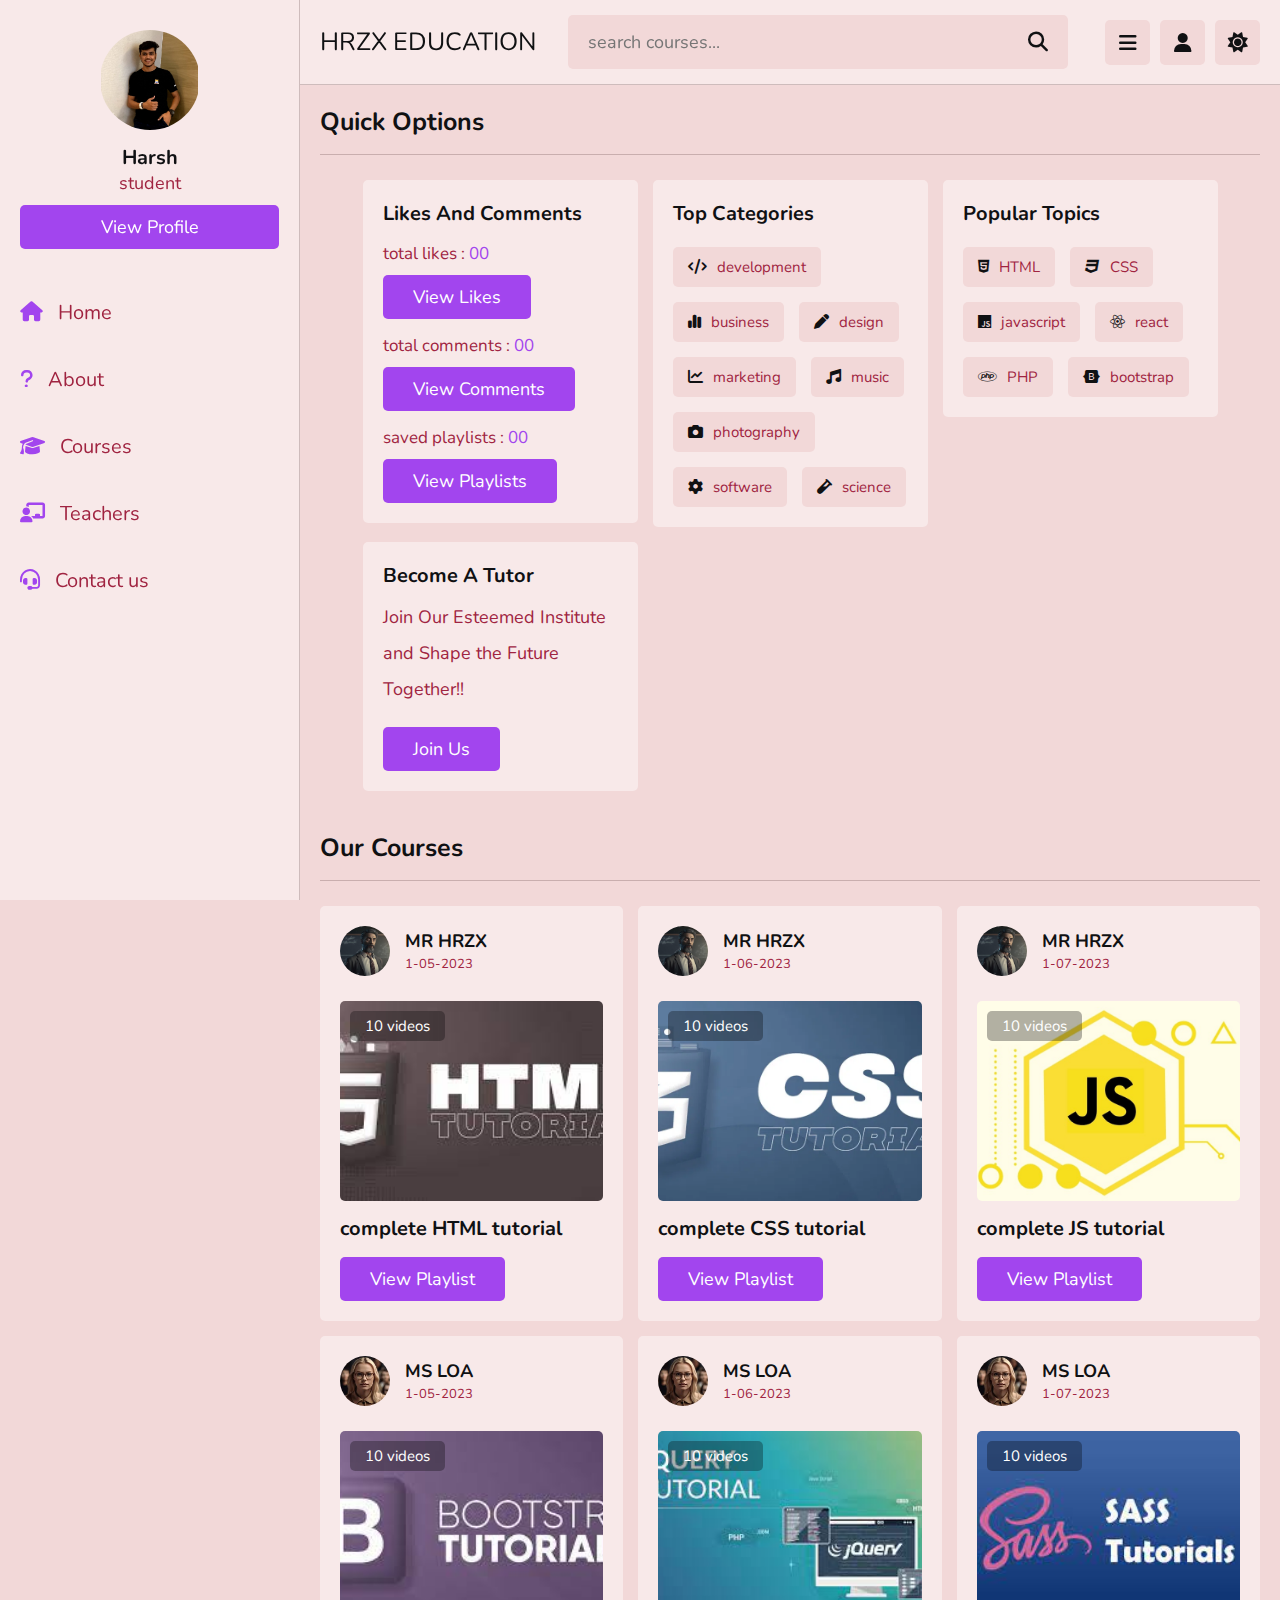
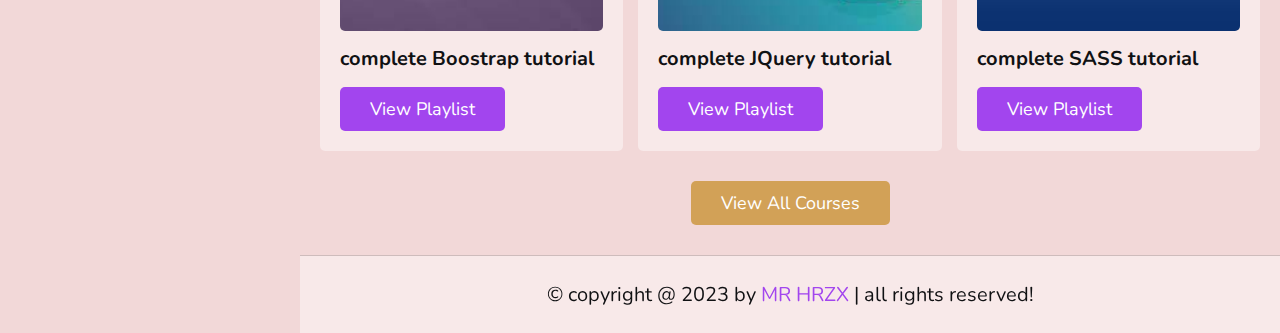
<file: index.html>
<!DOCTYPE html>
<html lang="en">
<head>
   <meta charset="UTF-8">
   <meta http-equiv="X-UA-Compatible" content="IE=edge">
   <meta name="viewport" content="width=device-width, initial-scale=1.0">
   <title>home</title>

   <!-- font awesome cdn link  -->
   <link rel="stylesheet" href="https://cdnjs.cloudflare.com/ajax/libs/font-awesome/6.1.2/css/all.min.css">

   <!-- custom css file link  -->
   <link rel="stylesheet" href="css/style.css">

</head>
<body>

<header class="header">
   
   <section class="flex">

      <a href="index.html" class="logo">HRZX EDUCATION</a>

      <form action="search.html" method="post" class="search-form">
         <input type="text" name="search_box" required placeholder="search courses..." maxlength="100">
         <button type="submit" class="fas fa-search"></button>
      </form>

      <div class="icons">
         <div id="menu-btn" class="fas fa-bars"></div>
         <div id="search-btn" class="fas fa-search"></div>
         <div id="user-btn" class="fas fa-user"></div>
         <div id="toggle-btn" class="fas fa-sun"></div>
      </div>

      <div class="profile">
         <img src="images/HARSH.jpg" class="image" alt="">
         <h3 class="name">Harsh</h3>
         <p class="role">student</p>
         <a href="profile.html" class="btn">view profile</a>
         <div class="flex-btn">
            <a href="login.html" class="option-btn">login</a>
            <a href="register.html" class="option-btn">register</a>
         </div>
      </div>

   </section>

</header>   

<div class="side-bar">

   <div id="close-btn">
      <i class="fas fa-times"></i>
   </div>

   <div class="profile">
      <img src="images/HARSH.jpg" class="image" alt="">
      <h3 class="name">Harsh</h3>
      <p class="role">student</p>
      <a href="profile.html" class="btn">view profile</a>
   </div>

   <nav class="navbar">
      <a href="index.html"><i class="fas fa-home"></i><span>Home</span></a>
      <a href="about.html"><i class="fas fa-question"></i><span>About</span></a>
      <a href="courses.html"><i class="fas fa-graduation-cap"></i><span>Courses</span></a>
      <a href="teachers.html"><i class="fas fa-chalkboard-user"></i><span>Teachers</span></a>
      <a href="contact.html"><i class="fas fa-headset"></i><span>Contact us</span></a>
   </nav>

</div>

<section class="home-grid">

   <h1 class="heading">quick options</h1>

   <div class="box-container">

      <div class="box">
         <h3 class="title">likes and comments</h3>
         <p class="likes">total likes : <span>00</span></p>
         <a href="#" class="inline-btn">view likes</a>
         <p class="likes">total comments : <span>00</span></p>
         <a href="#" class="inline-btn">view comments</a>
         <p class="likes">saved playlists : <span>00</span></p>
         <a href="#" class="inline-btn">view playlists</a>
      </div>

      <div class="box">
         <h3 class="title">top categories</h3>
         <div class="flex">
            <a href="#"><i class="fas fa-code"></i><span>development</span></a>
            <a href="#"><i class="fas fa-chart-simple"></i><span>business</span></a>
            <a href="#"><i class="fas fa-pen"></i><span>design</span></a>
            <a href="#"><i class="fas fa-chart-line"></i><span>marketing</span></a>
            <a href="#"><i class="fas fa-music"></i><span>music</span></a>
            <a href="#"><i class="fas fa-camera"></i><span>photography</span></a>
            <a href="#"><i class="fas fa-cog"></i><span>software</span></a>
            <a href="#"><i class="fas fa-vial"></i><span>science</span></a>
         </div>
      </div>

      <div class="box">
         <h3 class="title">popular topics</h3>
         <div class="flex">
            <a href="#"><i class="fab fa-html5"></i><span>HTML</span></a>
            <a href="#"><i class="fab fa-css3"></i><span>CSS</span></a>
            <a href="#"><i class="fab fa-js"></i><span>javascript</span></a>
            <a href="#"><i class="fab fa-react"></i><span>react</span></a>
            <a href="#"><i class="fab fa-php"></i><span>PHP</span></a>
            <a href="#"><i class="fab fa-bootstrap"></i><span>bootstrap</span></a>
         </div>
      </div>

      <div class="box">
         <h3 class="title">become a tutor</h3>
         <p class="tutor"> Join Our Esteemed Institute and Shape the Future Together!!</p>
         <a href="teachers.html" class="inline-btn">Join us</a>
      </div>

   </div>

</section>



<section class="courses">

   <h1 class="heading">our courses</h1>

   <div class="box-container">

      <div class="box">
         <div class="tutor">
            <img src="images/MR.avif" alt="">
            <div class="info">
               <h3>MR HRZX</h3>
               <span>1-05-2023</span>
            </div>
         </div>
         <div class="thumb">
            <img src="images/html.jpg" alt="">
            <span>10 videos</span>
         </div>
         <h3 class="title">complete HTML tutorial</h3>
         <a href="playlist.html" class="inline-btn">view playlist</a>
      </div>

      <div class="box">
         <div class="tutor">
            <img src="images/MR.avif" alt="">
            <div class="info">
               <h3>MR HRZX</h3>
               <span>1-06-2023</span>
            </div>
         </div>
         <div class="thumb">
            <img src="images/css.jpg" alt="">
            <span>10 videos</span>
         </div>
         <h3 class="title">complete CSS tutorial</h3>
         <a href="playlist.html" class="inline-btn">view playlist</a>
      </div>

      <div class="box">
         <div class="tutor">
            <img src="images/MR.avif" alt="">
            <div class="info">
               <h3>MR HRZX</h3>
               <span>1-07-2023</span>
            </div>
         </div>
         <div class="thumb">
            <img src="images/js.jpg" alt="">
            <span>10 videos</span>
         </div>
         <h3 class="title">complete JS tutorial</h3>
         <a href="playlist.html" class="inline-btn">view playlist</a>
      </div>

      <div class="box">
         <div class="tutor">
            <img src="images/MS.jpg" alt="">
            <div class="info">
               <h3>MS LOA</h3>
               <span>1-05-2023</span>
            </div>
         </div>
         <div class="thumb">
            <img src="images/bs.jpg" alt="">
            <span>10 videos</span>
         </div>
         <h3 class="title">complete Boostrap tutorial</h3>
         <a href="playlist.html" class="inline-btn">view playlist</a>
      </div>

      <div class="box">
         <div class="tutor">
            <img src="images/MS.jpg" alt="">
            <div class="info">
               <h3>MS LOA</h3>
               <span>1-06-2023</span>
            </div>
         </div>
         <div class="thumb">
            <img src="images/jq.jpg" alt="">
            <span>10 videos</span>
         </div>
         <h3 class="title">complete JQuery tutorial</h3>
         <a href="playlist.html" class="inline-btn">view playlist</a>
      </div>

      <div class="box">
         <div class="tutor">
            <img src="images/MS.jpg" alt="">
            <div class="info">
               <h3>MS LOA</h3>
               <span>1-07-2023</span>
            </div>
         </div>
         <div class="thumb">
            <img src="images/sass.jpg" alt="">
            <span>10 videos</span>
         </div>
         <h3 class="title">complete SASS tutorial</h3>
         <a href="playlist.html" class="inline-btn">view playlist</a>
      </div>

   </div>

   <div class="more-btn">
      <a href="courses.html" class="inline-option-btn">view all courses</a>
   </div>

</section>


<footer class="footer">

   &copy; copyright @ 2023 by <span>MR HRZX</span> | all rights reserved!

</footer>

<!-- custom js file link  -->
<script src="js/script.js"></script>

   
</body>
</html>
</file>
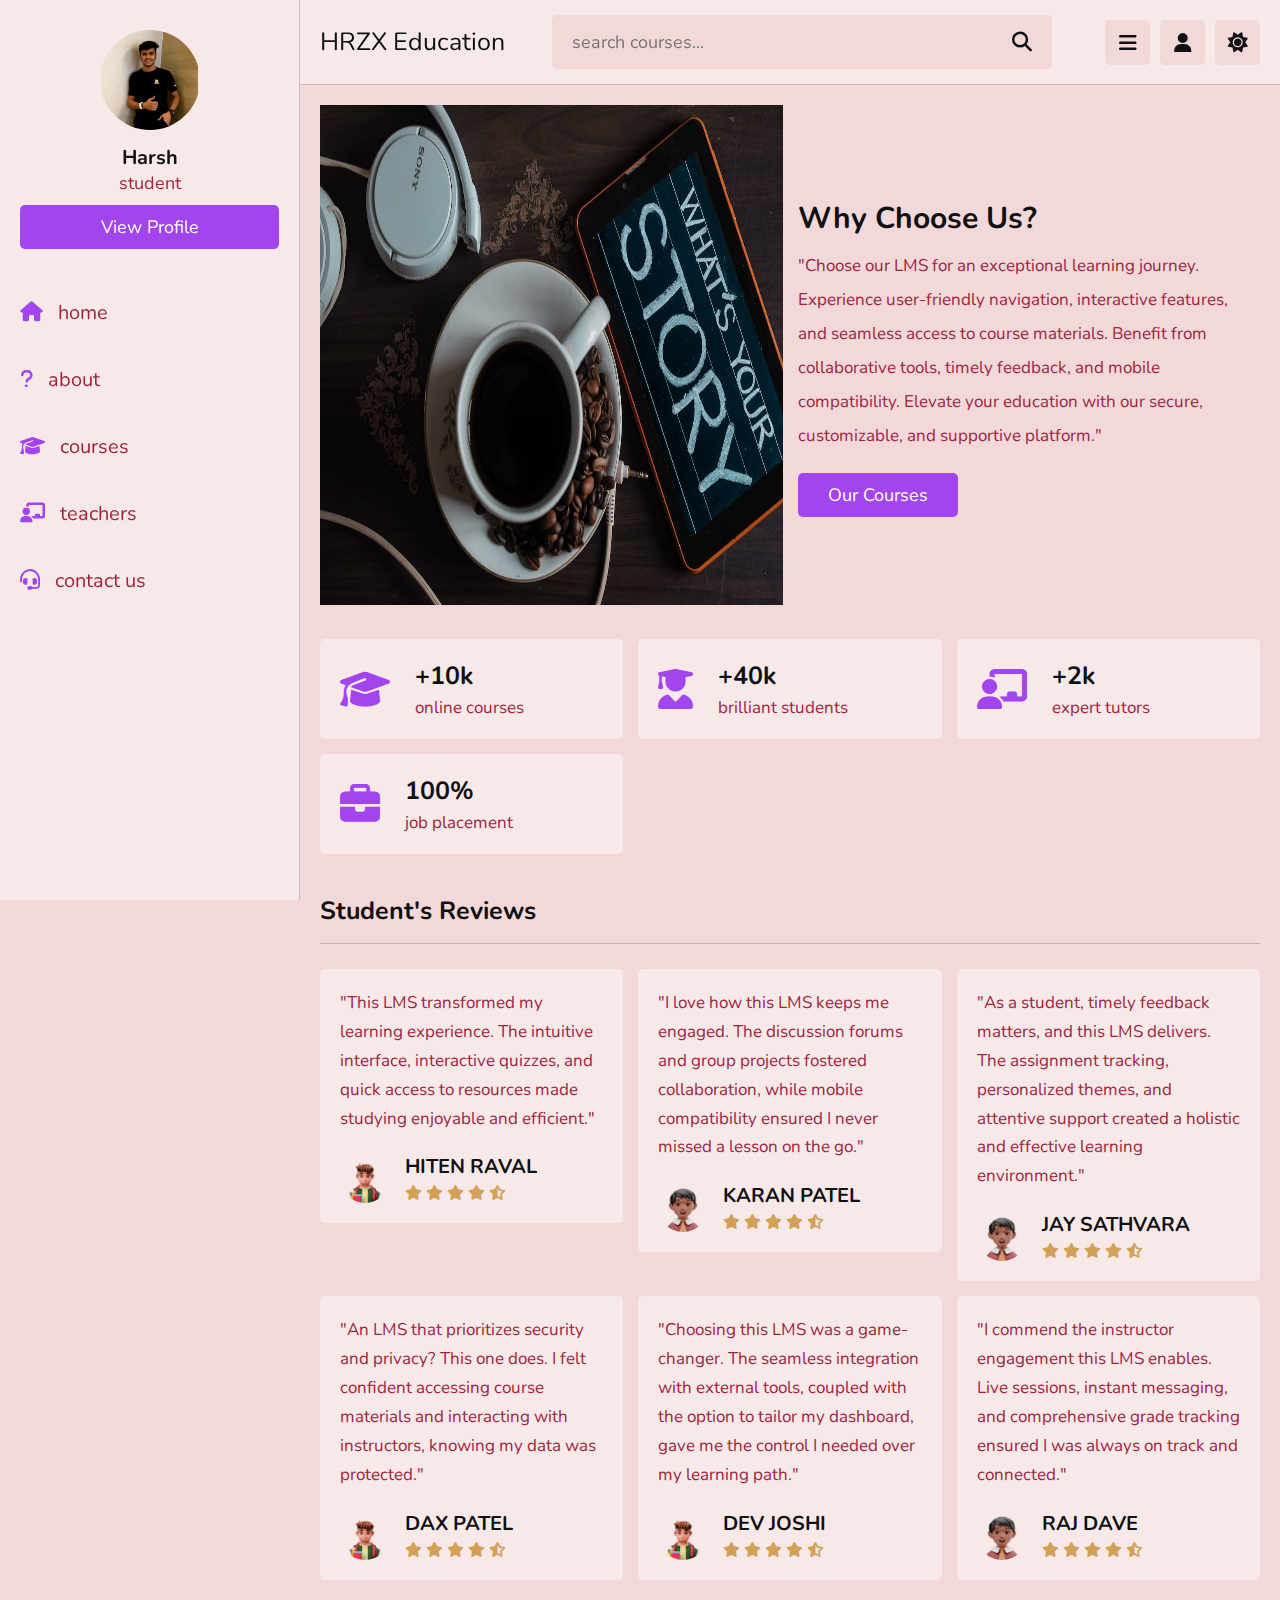
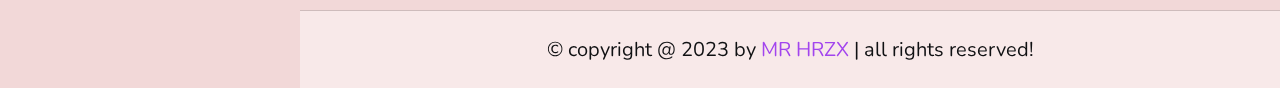
<file: about.html>
<!DOCTYPE html>
<html lang="en">
<head>
   <meta charset="UTF-8">
   <meta http-equiv="X-UA-Compatible" content="IE=edge">
   <meta name="viewport" content="width=device-width, initial-scale=1.0">
   <title>about us</title>

   <!-- font awesome cdn link  -->
   <link rel="stylesheet" href="https://cdnjs.cloudflare.com/ajax/libs/font-awesome/6.1.2/css/all.min.css">

   <!-- custom css file link  -->
   <link rel="stylesheet" href="css/style.css">

</head>
<body>

<header class="header">
   
   <section class="flex">

      <a href="index.html" class="logo">HRZX Education</a>

      <form action="search.html" method="post" class="search-form">
         <input type="text" name="search_box" required placeholder="search courses..." maxlength="100">
         <button type="submit" class="fas fa-search"></button>
      </form>

      <div class="icons">
         <div id="menu-btn" class="fas fa-bars"></div>
         <div id="search-btn" class="fas fa-search"></div>
         <div id="user-btn" class="fas fa-user"></div>
         <div id="toggle-btn" class="fas fa-sun"></div>
      </div>

      <div class="profile">
         <img src="images/HARSH.jpg" class="image" alt="">
         <h3 class="name">Harsh</h3>
         <p class="role">student</p>
         <a href="profile.html" class="btn">view profile</a>
         <div class="flex-btn">
            <a href="login.html" class="option-btn">login</a>
            <a href="register.html" class="option-btn">register</a>
         </div>
      </div>

   </section>

</header>   

<div class="side-bar">

   <div id="close-btn">
      <i class="fas fa-times"></i>
   </div>

   <div class="profile">
      <img src="images/HARSH.jpg" class="image" alt="">
      <h3 class="name">Harsh</h3>
      <p class="role">student</p>
      <a href="profile.html" class="btn">view profile</a>
   </div>

   <nav class="navbar">
      <a href="index.html"><i class="fas fa-home"></i><span>home</span></a>
      <a href="about.html"><i class="fas fa-question"></i><span>about</span></a>
      <a href="courses.html"><i class="fas fa-graduation-cap"></i><span>courses</span></a>
      <a href="teachers.html"><i class="fas fa-chalkboard-user"></i><span>teachers</span></a>
      <a href="contact.html"><i class="fas fa-headset"></i><span>contact us</span></a>
   </nav>

</div>

<section class="about">

   <div class="row">

      <div class="image">
         <img src="images/STUDY-2.jpeg" alt="">
      </div>

      <div class="content">
         <h3>why choose us?</h3>
         <p>"Choose our LMS for an exceptional learning journey. Experience user-friendly navigation, interactive features, and seamless access to course materials. Benefit from collaborative tools, timely feedback, and mobile compatibility. Elevate your education with our secure, customizable, and supportive platform."</p>
         <a href="courses.html" class="inline-btn">our courses</a>
      </div>

   </div>

   <div class="box-container">

      <div class="box">
         <i class="fas fa-graduation-cap"></i>
         <div>
            <h3>+10k</h3>
            <p>online courses</p>
         </div>
      </div>

      <div class="box">
         <i class="fas fa-user-graduate"></i>
         <div>
            <h3>+40k</h3>
            <p>brilliant students</p>
         </div>
      </div>

      <div class="box">
         <i class="fas fa-chalkboard-user"></i>
         <div>
            <h3>+2k</h3>
            <p>expert tutors</p>
         </div>
      </div>

      <div class="box">
         <i class="fas fa-briefcase"></i>
         <div>
            <h3>100%</h3>
            <p>job placement</p>
         </div>
      </div>

   </div>

</section> 

<section class="reviews">

   <h1 class="heading">student's reviews</h1>

   <div class="box-container">

      <div class="box">
         <p>"This LMS transformed my learning experience. The intuitive interface, interactive quizzes, and quick access to resources made studying enjoyable and efficient."</p>
         <div class="student">
            <img src="images/STUDENT-M.webp" alt="">
            <div>
               <h3>HITEN RAVAL</h3>
               <div class="stars">
                  <i class="fas fa-star"></i>
                  <i class="fas fa-star"></i>
                  <i class="fas fa-star"></i>
                  <i class="fas fa-star"></i>
                  <i class="fas fa-star-half-alt"></i>
               </div>
            </div>
         </div>
      </div>

      <div class="box">
         <p>"I love how this LMS keeps me engaged. The discussion forums and group projects fostered collaboration, while mobile compatibility ensured I never missed a lesson on the go."</p>
         <div class="student">
            <img src="images/STUDENT-F.webp" alt="">
            <div>
               <h3>KARAN PATEL</h3>
               <div class="stars">
                  <i class="fas fa-star"></i>
                  <i class="fas fa-star"></i>
                  <i class="fas fa-star"></i>
                  <i class="fas fa-star"></i>
                  <i class="fas fa-star-half-alt"></i>
               </div>
            </div>
         </div>
      </div>

      <div class="box">
         <p>"As a student, timely feedback matters, and this LMS delivers. The assignment tracking, personalized themes, and attentive support created a holistic and effective learning environment."</p>
         <div class="student">
            <img src="images/STUDENT-F.webp" alt="">
            <div>
               <h3>JAY SATHVARA</h3>
               <div class="stars">
                  <i class="fas fa-star"></i>
                  <i class="fas fa-star"></i>
                  <i class="fas fa-star"></i>
                  <i class="fas fa-star"></i>
                  <i class="fas fa-star-half-alt"></i>
               </div>
            </div>
         </div>
      </div>

      <div class="box">
         <p>"An LMS that prioritizes security and privacy? This one does. I felt confident accessing course materials and interacting with instructors, knowing my data was protected."</p>
         <div class="student">
            <img src="images/STUDENT-M.webp" alt="">
            <div>
               <h3>DAX PATEL</h3>
               <div class="stars">
                  <i class="fas fa-star"></i>
                  <i class="fas fa-star"></i>
                  <i class="fas fa-star"></i>
                  <i class="fas fa-star"></i>
                  <i class="fas fa-star-half-alt"></i>
               </div>
            </div>
         </div>
      </div>

      <div class="box">
         <p>"Choosing this LMS was a game-changer. The seamless integration with external tools, coupled with the option to tailor my dashboard, gave me the control I needed over my learning path."</p>
         <div class="student">
            <img src="images/STUDENT-M.webp" alt="">
            <div>
               <h3>DEV JOSHI</h3>
               <div class="stars">
                  <i class="fas fa-star"></i>
                  <i class="fas fa-star"></i>
                  <i class="fas fa-star"></i>
                  <i class="fas fa-star"></i>
                  <i class="fas fa-star-half-alt"></i>
               </div>
            </div>
         </div>
      </div>

      <div class="box">
         <p>"I commend the instructor engagement this LMS enables. Live sessions, instant messaging, and comprehensive grade tracking ensured I was always on track and connected."</p>
         <div class="student">
            <img src="images/STUDENT-F.webp" alt="">
            <div>
               <h3>RAJ DAVE</h3>
               <div class="stars">
                  <i class="fas fa-star"></i>
                  <i class="fas fa-star"></i>
                  <i class="fas fa-star"></i>
                  <i class="fas fa-star"></i>
                  <i class="fas fa-star-half-alt"></i>
               </div>
            </div>
         </div>
      </div>

   </div>

</section>













<footer class="footer">

   &copy; copyright @ 2023 by <span>MR HRZX</span> | all rights reserved!

</footer>

<!-- custom js file link  -->
<script src="js/script.js"></script>

   
</body>
</html>
</file>
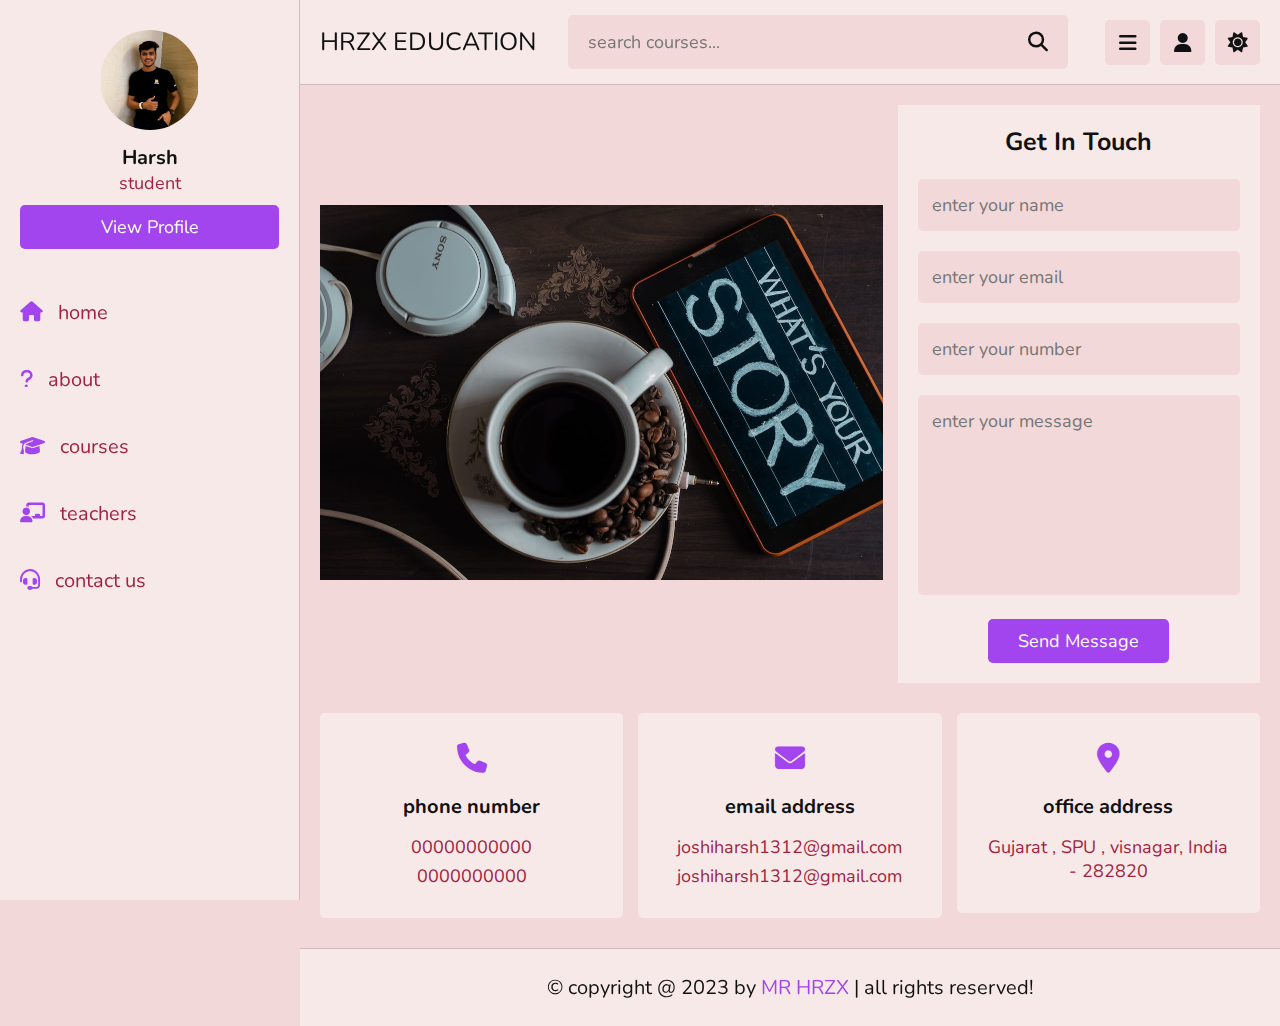
<file: contact.html>
<!DOCTYPE html>
<html lang="en">
<head>
   <meta charset="UTF-8">
   <meta http-equiv="X-UA-Compatible" content="IE=edge">
   <meta name="viewport" content="width=device-width, initial-scale=1.0">
   <title>contact us</title>

   <!-- font awesome cdn link  -->
   <link rel="stylesheet" href="https://cdnjs.cloudflare.com/ajax/libs/font-awesome/6.1.2/css/all.min.css">

   <!-- custom css file link  -->
   <link rel="stylesheet" href="css/style.css">

</head>
<body>

<header class="header">
   
   <section class="flex">

      <a href="index.html" class="logo">HRZX EDUCATION</a>

      <form action="search.html" method="post" class="search-form">
         <input type="text" name="search_box" required placeholder="search courses..."  maxlength="100">
         <button type="submit" class="fas fa-search"></button>
      </form>

      <div class="icons">
         <div id="menu-btn" class="fas fa-bars"></div>
         <div id="search-btn" class="fas fa-search"></div>
         <div id="user-btn" class="fas fa-user"></div>
         <div id="toggle-btn" class="fas fa-sun"></div>
      </div>

      <div class="profile">
         <img src="images/HARSH.jpg" class="image" alt="">
         <h3 class="name">Harsh</h3>
         <p class="role">student</p>
         <a href="profile.html" class="btn">view profile</a>
         <div class="flex-btn">
            <a href="login.html" class="option-btn">login</a>
            <a href="register.html" class="option-btn">register</a>
         </div>
      </div>

   </section>

</header>   

<div class="side-bar">

   <div id="close-btn">
      <i class="fas fa-times"></i>
   </div>

   <div class="profile">
      <img src="images/HARSH.jpg" class="image" alt="">
      <h3 class="name">Harsh</h3>
      <p class="role">student</p>
      <a href="profile.html" class="btn">view profile</a>
   </div>

   <nav class="navbar">
      <a href="index.html"><i class="fas fa-home"></i><span>home</span></a>
      <a href="about.html"><i class="fas fa-question"></i><span>about</span></a>
      <a href="courses.html"><i class="fas fa-graduation-cap"></i><span>courses</span></a>
      <a href="teachers.html"><i class="fas fa-chalkboard-user"></i><span>teachers</span></a>
      <a href="contact.html"><i class="fas fa-headset"></i><span>contact us</span></a>
   </nav>

</div>

<section class="contact">

   <div class="row">

      <div class="image">
         <img src="images/STUDY-2.jpeg" alt="">
      </div>

      <form action="" method="post">
         <h3>get in touch</h3>
         <input type="text" placeholder="enter your name" name="name" required maxlength="50" class="box">
         <input type="email" placeholder="enter your email" name="email" required maxlength="50" class="box">
         <input type="number" placeholder="enter your number" name="number" required maxlength="50" class="box">
         <textarea name="msg" class="box" placeholder="enter your message" required maxlength="1000" cols="30" rows="10"></textarea>
         <input type="submit" value="send message" class="inline-btn" name="submit">
      </form>

   </div>

   <div class="box-container">

      <div class="box">
         <i class="fas fa-phone"></i>
         <h3>phone number</h3>
         <a href="tel:0000000000">00000000000</a>
         <a href="phone:0000000000">0000000000</a>
      </div>
      
      <div class="box">
         <i class="fas fa-envelope"></i>
         <h3>email address</h3>
         <a href="mailto:royaleducation@gmail.com">joshiharsh1312@gmail.com</a>
         <a href="mailto:royaleducation@outlook.com">joshiharsh1312@gmail.com</a>
      </div>

      <div class="box">
         <i class="fas fa-map-marker-alt"></i>
         <h3>office address</h3>
         <a href="#">Gujarat , SPU , visnagar, India - 282820</a>
      </div>

   </div>

</section>


<footer class="footer">

   &copy; copyright @ 2023 by <span>MR HRZX</span> | all rights reserved!

</footer>

<!-- custom js file link  -->
<script src="js/script.js"></script>

   
</body>
</html>
</file>
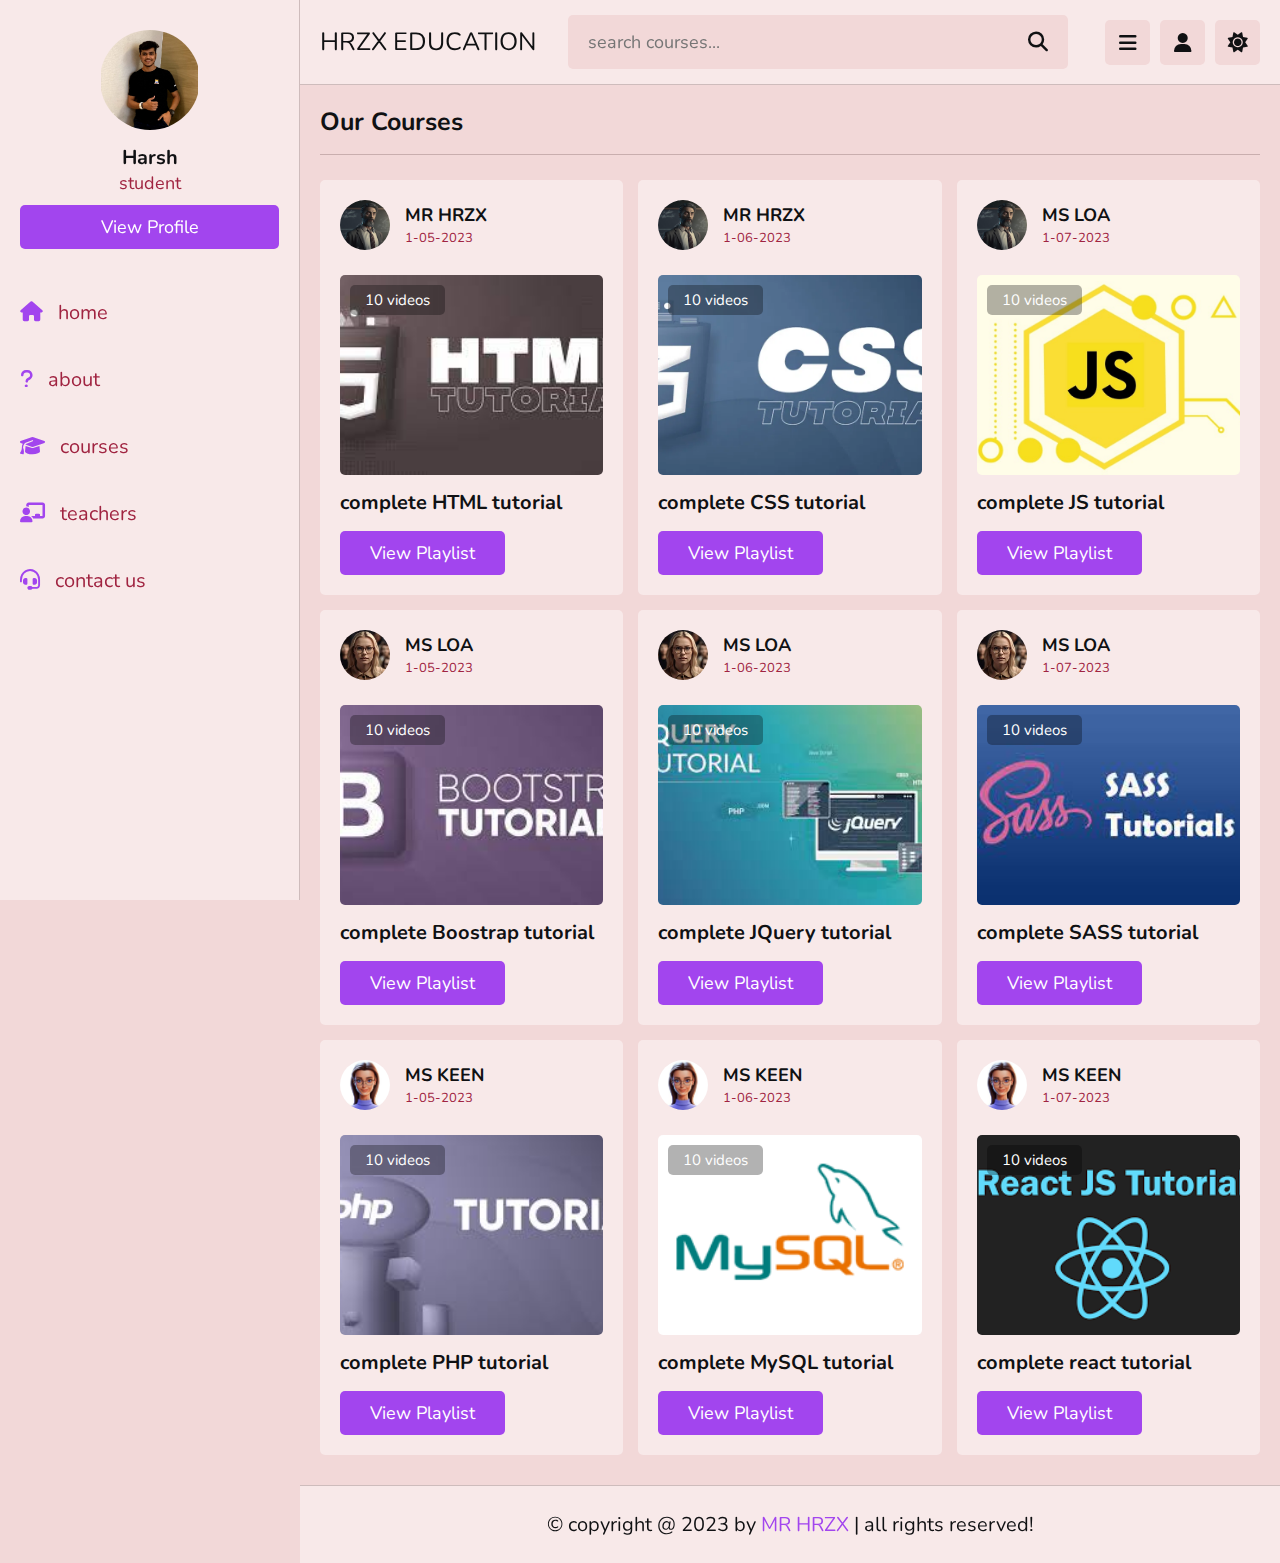
<file: courses.html>
<!DOCTYPE html>
<html lang="en">
<head>
   <meta charset="UTF-8">
   <meta http-equiv="X-UA-Compatible" content="IE=edge">
   <meta name="viewport" content="width=device-width, initial-scale=1.0">
   <title>courses</title>

   <!-- font awesome cdn link  -->
   <link rel="stylesheet" href="https://cdnjs.cloudflare.com/ajax/libs/font-awesome/6.1.2/css/all.min.css">

   <!-- custom css file link  -->
   <link rel="stylesheet" href="css/style.css">

</head>
<body>

<header class="header">
   
   <section class="flex">

      <a href="index.html" class="logo">HRZX EDUCATION</a>

      <form action="search.html" method="post" class="search-form">
         <input type="text" name="search_box" required placeholder="search courses..." maxlength="100">
         <button type="submit" class="fas fa-search"></button>
      </form>

      <div class="icons">
         <div id="menu-btn" class="fas fa-bars"></div>
         <div id="search-btn" class="fas fa-search"></div>
         <div id="user-btn" class="fas fa-user"></div>
         <div id="toggle-btn" class="fas fa-sun"></div>
      </div>

      <div class="profile">
         <img src="images/HARSH.jpg" class="image" alt="">
         <h3 class="name">Harsh</h3>
         <p class="role">student</p>
         <a href="profile.html" class="btn">view profile</a>
         <div class="flex-btn">
            <a href="login.html" class="option-btn">login</a>
            <a href="register.html" class="option-btn">register</a>
         </div>
      </div>

   </section>

</header>   

<div class="side-bar">

   <div id="close-btn">
      <i class="fas fa-times"></i>
   </div>

   <div class="profile">
      <img src="images/HARSH.jpg" class="image" alt="">
      <h3 class="name">Harsh</h3>
      <p class="role">student</p>
      <a href="profile.html" class="btn">view profile</a>
   </div>

   <nav class="navbar">
      <a href="index.html"><i class="fas fa-home"></i><span>home</span></a>
      <a href="about.html"><i class="fas fa-question"></i><span>about</span></a>
      <a href="courses.html"><i class="fas fa-graduation-cap"></i><span>courses</span></a>
      <a href="teachers.html"><i class="fas fa-chalkboard-user"></i><span>teachers</span></a>
      <a href="contact.html"><i class="fas fa-headset"></i><span>contact us</span></a>
   </nav>

</div>

<section class="courses">

   <h1 class="heading">our courses</h1>

   <div class="box-container">

      <div class="box">
         <div class="tutor">
            <img src="images/MR.avif" alt="">
            <div class="info">
               <h3>MR HRZX</h3>
               <span>1-05-2023</span>
            </div>
         </div>
         <div class="thumb">
            <img src="images/html.jpg" alt="">
            <span>10 videos</span>
         </div>
         <h3 class="title">complete HTML tutorial</h3>
         <a href="playlist.html" class="inline-btn">view playlist</a>
      </div>

      <div class="box">
         <div class="tutor">
            <img src="images/MR.avif" alt="">
            <div class="info">
               <h3>MR HRZX</h3>
               <span>1-06-2023</span>
            </div>
         </div>
         <div class="thumb">
            <img src="images/css.jpg" alt="">
            <span>10 videos</span>
         </div>
         <h3 class="title">complete CSS tutorial</h3>
         <a href="playlist.html" class="inline-btn">view playlist</a>
      </div>

      <div class="box">
         <div class="tutor">
            <img src="images/MR.avif" alt="">
            <div class="info">
               <h3>MS LOA</h3>
               <span>1-07-2023</span>
            </div>
         </div>
         <div class="thumb">
            <img src="images/js.jpg" alt="">
            <span>10 videos</span>
         </div>
         <h3 class="title">complete JS tutorial</h3>
         <a href="playlist.html" class="inline-btn">view playlist</a>
      </div>

      <div class="box">
         <div class="tutor">
            <img src="images/MS.jpg" alt="">
            <div class="info">
               <h3>MS LOA</h3>
               <span>1-05-2023</span>
            </div>
         </div>
         <div class="thumb">
            <img src="images/bs.jpg" alt="">
            <span>10 videos</span>
         </div>
         <h3 class="title">complete Boostrap tutorial</h3>
         <a href="playlist.html" class="inline-btn">view playlist</a>
      </div>

      <div class="box">
         <div class="tutor">
            <img src="images/MS.jpg" alt="">
            <div class="info">
               <h3>MS LOA</h3>
               <span>1-06-2023</span>
            </div>
         </div>
         <div class="thumb">
            <img src="images/jq.jpg" alt="">
            <span>10 videos</span>
         </div>
         <h3 class="title">complete JQuery tutorial</h3>
         <a href="playlist.html" class="inline-btn">view playlist</a>
      </div>

      <div class="box">
         <div class="tutor">
            <img src="images/MS.jpg" alt="">
            <div class="info">
               <h3>MS LOA</h3>
               <span>1-07-2023</span>
            </div>
         </div>
         <div class="thumb">
            <img src="images/sass.jpg" alt="">
            <span>10 videos</span>
         </div>
         <h3 class="title">complete SASS tutorial</h3>
         <a href="playlist.html" class="inline-btn">view playlist</a>
      </div>

      <div class="box">
         <div class="tutor">
            <img src="images/MS-2.jpeg" alt="">
            <div class="info">
               <h3>MS KEEN</h3>
               <span>1-05-2023</span>
            </div>
         </div>
         <div class="thumb">
            <img src="images/PHP-T.jpeg" alt="">
            <span>10 videos</span>
         </div>
         <h3 class="title">complete PHP tutorial</h3>
         <a href="playlist.html" class="inline-btn">view playlist</a>
      </div>

      <div class="box">
         <div class="tutor">
            <img src="images/MS-2.jpeg" alt="">
            <div class="info">
               <h3>MS KEEN</h3>
               <span>1-06-2023</span>
            </div>
         </div>
         <div class="thumb">
            <img src="images/MY-SQL.png" alt="">
            <span>10 videos</span>
         </div>
         <h3 class="title">complete MySQL tutorial</h3>
         <a href="playlist.html" class="inline-btn">view playlist</a>
      </div>

      <div class="box">
         <div class="tutor">
            <img src="images/MS-2.jpeg" alt="">
            <div class="info">
               <h3>MS KEEN</h3>
               <span>1-07-2023</span>
            </div>
         </div>
         <div class="thumb">
            <img src="images/rt.png" alt="">
            <span>10 videos</span>
         </div>
         <h3 class="title">complete react tutorial</h3>
         <a href="playlist.html" class="inline-btn">view playlist</a>
      </div>

   </div>

</section>


<footer class="footer">

   &copy; copyright @ 2023 by <span>MR HRZX</span> | all rights reserved!

</footer>

<!-- custom js file link  -->
<script src="js/script.js"></script>

   
</body>
</html>
</file>
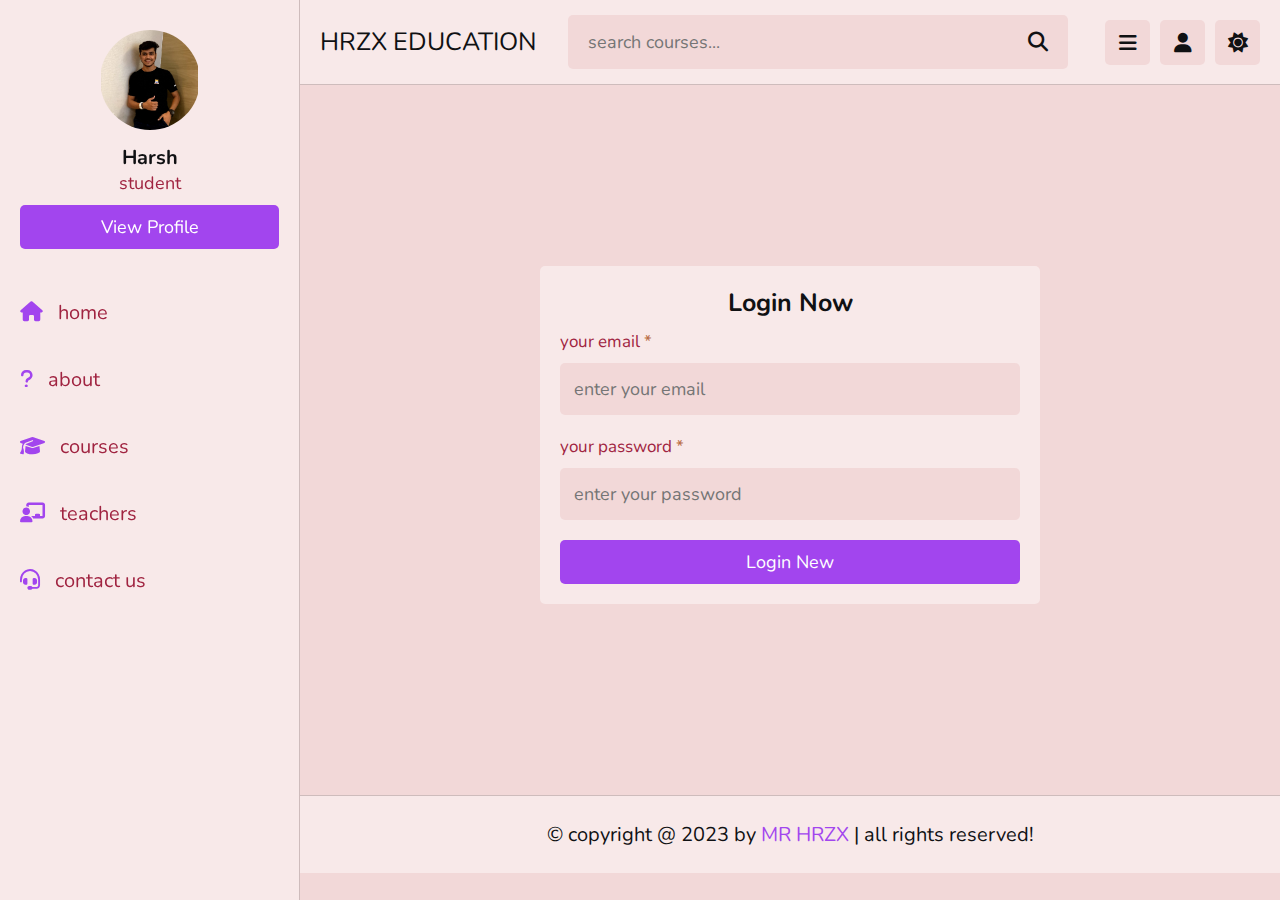
<file: login.html>
<!DOCTYPE html>
<html lang="en">
<head>
   <meta charset="UTF-8">
   <meta http-equiv="X-UA-Compatible" content="IE=edge">
   <meta name="viewport" content="width=device-width, initial-scale=1.0">
   <title>login</title>

   <!-- font awesome cdn link  -->
   <link rel="stylesheet" href="https://cdnjs.cloudflare.com/ajax/libs/font-awesome/6.1.2/css/all.min.css">

   <!-- custom css file link  -->
   <link rel="stylesheet" href="css/style.css">

</head>
<body>

<header class="header">
   
   <section class="flex">

      <a href="index.html" class="logo">HRZX EDUCATION</a>

      <form action="search.html" method="post" class="search-form">
         <input type="text" name="search_box" required placeholder="search courses..." maxlength="100">
         <button type="submit" class="fas fa-search"></button>
      </form>

      <div class="icons">
         <div id="menu-btn" class="fas fa-bars"></div>
         <div id="search-btn" class="fas fa-search"></div>
         <div id="user-btn" class="fas fa-user"></div>
         <div id="toggle-btn" class="fas fa-sun"></div>
      </div>

      <div class="profile">
         <img src="images/HARSH.jpg" class="image" alt="">
         <h3 class="name">Harsh</h3>
         <p class="role">student</p>
         <a href="profile.html" class="btn">view profile</a>
         <div class="flex-btn">
            <a href="login.html" class="option-btn">login</a>
            <a href="register.html" class="option-btn">register</a>
         </div>
      </div>

   </section>

</header>   

<div class="side-bar">

   <div id="close-btn">
      <i class="fas fa-times"></i>
   </div>

   <div class="profile">
      <img src="images/HARSH.jpg" class="image" alt="">
      <h3 class="name">Harsh</h3>
      <p class="role">student</p>
      <a href="profile.html" class="btn">view profile</a>
   </div>

   <nav class="navbar">
      <a href="index.html"><i class="fas fa-home"></i><span>home</span></a>
      <a href="about.html"><i class="fas fa-question"></i><span>about</span></a>
      <a href="courses.html"><i class="fas fa-graduation-cap"></i><span>courses</span></a>
      <a href="teachers.html"><i class="fas fa-chalkboard-user"></i><span>teachers</span></a>
      <a href="contact.html"><i class="fas fa-headset"></i><span>contact us</span></a>
   </nav>

</div>

<section class="form-container">

   <form action="" method="post" enctype="multipart/form-data">
      <h3>login now</h3>
      <p>your email <span>*</span></p>
      <input type="email" name="email" placeholder="enter your email" required maxlength="50" class="box">
      <p>your password <span>*</span></p>
      <input type="password" name="pass" placeholder="enter your password" required maxlength="20" class="box">
      <input type="submit" value="login new" name="submit" class="btn">
   </form>

</section>


<footer class="footer">

   &copy; copyright @ 2023 by <span>MR HRZX</span> | all rights reserved!

</footer>

<!-- custom js file link  -->
<script src="js/script.js"></script>

   
</body>
</html>
</file>
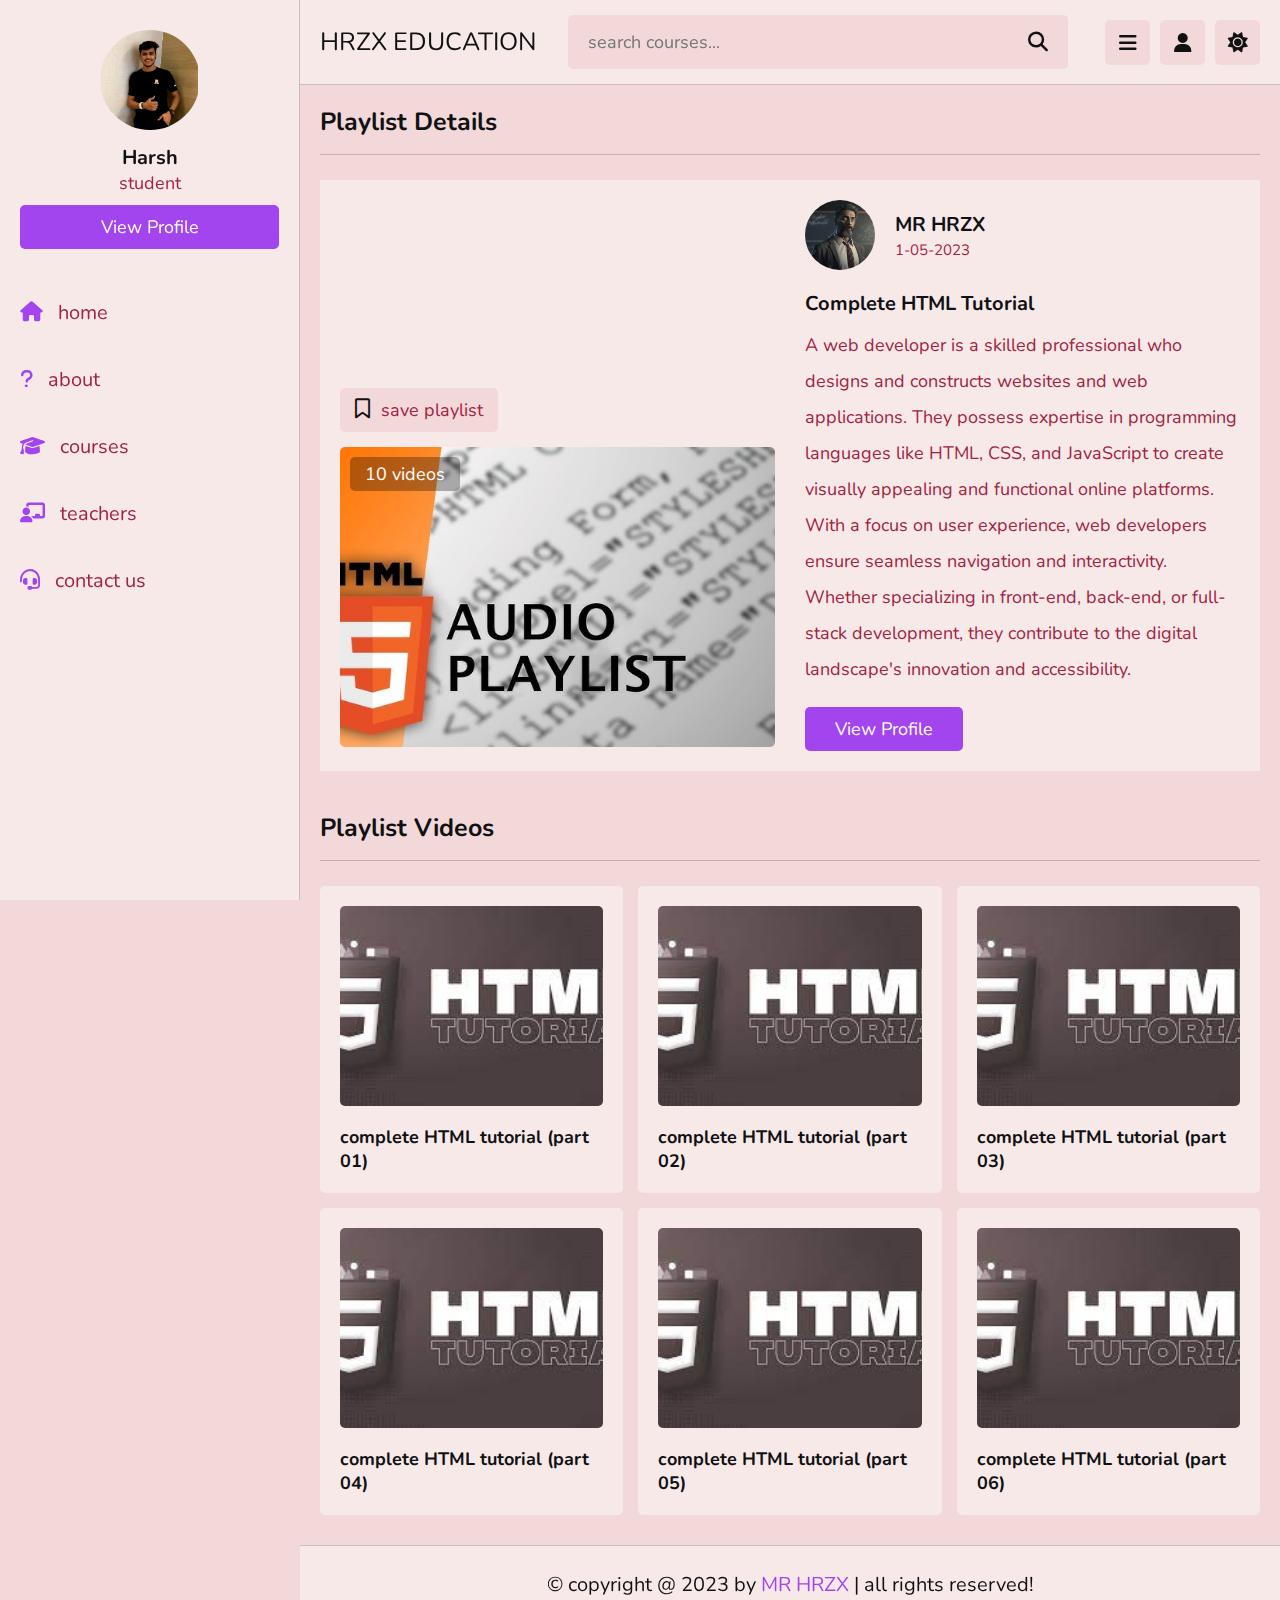
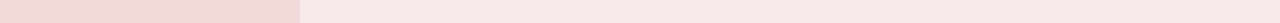
<file: playlist.html>
<!DOCTYPE html>
<html lang="en">
<head>
   <meta charset="UTF-8">
   <meta http-equiv="X-UA-Compatible" content="IE=edge">
   <meta name="viewport" content="width=device-width, initial-scale=1.0">
   <title>video playlist</title>

   <!-- font awesome cdn link  -->
   <link rel="stylesheet" href="https://cdnjs.cloudflare.com/ajax/libs/font-awesome/6.1.2/css/all.min.css">

   <!-- custom css file link  -->
   <link rel="stylesheet" href="css/style.css">

</head>
<body>

<header class="header">
   
   <section class="flex">

      <a href="index.html" class="logo">HRZX EDUCATION</a>

      <form action="search.html" method="post" class="search-form">
         <input type="text" name="search_box" required placeholder="search courses..." maxlength="100">
         <button type="submit" class="fas fa-search"></button>
      </form>

      <div class="icons">
         <div id="menu-btn" class="fas fa-bars"></div>
         <div id="search-btn" class="fas fa-search"></div>
         <div id="user-btn" class="fas fa-user"></div>
         <div id="toggle-btn" class="fas fa-sun"></div>
      </div>

      <div class="profile">
         <img src="images/HARSH.jpg" class="image" alt="">
         <h3 class="name">Harsh</h3>
         <p class="role">student</p>
         <a href="profile.html" class="btn">view profile</a>
         <div class="flex-btn">
            <a href="login.html" class="option-btn">login</a>
            <a href="register.html" class="option-btn">register</a>
         </div>
      </div>

   </section>

</header>   

<div class="side-bar">

   <div id="close-btn">
      <i class="fas fa-times"></i>
   </div>

   <div class="profile">
      <img src="images/HARSH.jpg" class="image" alt="">
      <h3 class="name">Harsh</h3>
      <p class="role">student</p>
      <a href="profile.html" class="btn">view profile</a>
   </div>

   <nav class="navbar">
      <a href="index.html"><i class="fas fa-home"></i><span>home</span></a>
      <a href="about.html"><i class="fas fa-question"></i><span>about</span></a>
      <a href="courses.html"><i class="fas fa-graduation-cap"></i><span>courses</span></a>
      <a href="teachers.html"><i class="fas fa-chalkboard-user"></i><span>teachers</span></a>
      <a href="contact.html"><i class="fas fa-headset"></i><span>contact us</span></a>
   </nav>

</div>

<section class="playlist-details">

   <h1 class="heading">playlist details</h1>

   <div class="row">

      <div class="column">
         <form action="" method="post" class="save-playlist">
            <button type="submit"><i class="far fa-bookmark"></i> <span>save playlist</span></button>
         </form>
   
         <div class="thumb">
            <img src="images/html-playlist.jpg" alt="">
            <span>10 videos</span>
         </div>
      </div>
      <div class="column">
         <div class="tutor">
            <img src="images/MR.avif" alt="">
            <div>
               <h3>MR HRZX</h3>
               <span>1-05-2023</span>
            </div>
         </div>
   
         <div class="details">
            <h3>complete HTML tutorial</h3>
            <p>A web developer is a skilled professional who designs and constructs websites and web applications. They possess expertise in programming languages like HTML, CSS, and JavaScript to create visually appealing and functional online platforms. With a focus on user experience, web developers ensure seamless navigation and interactivity. Whether specializing in front-end, back-end, or full-stack development, they contribute to the digital landscape's innovation and accessibility.</p>
            <a href="teacher_profile.html" class="inline-btn">view profile</a>
         </div>
      </div>
   </div>

</section>

<section class="playlist-videos">

   <h1 class="heading">playlist videos</h1>

   <div class="box-container">

      <a class="box" href="watch-video.html">
         <i class="fas fa-play"></i>
         <img src="images/html.jpg" alt="">
         <h3>complete HTML tutorial (part 01)</h3>
      </a>

      <a class="box" href="watch-video.html">
         <i class="fas fa-play"></i>
         <img src="images/html.jpg" alt="">
         <h3>complete HTML tutorial (part 02)</h3>
      </a>

      <a class="box" href="watch-video.html">
         <i class="fas fa-play"></i>
         <img src="images/html.jpg" alt="">
         <h3>complete HTML tutorial (part 03)</h3>
      </a>

      <a class="box" href="watch-video.html">
         <i class="fas fa-play"></i>
         <img src="images/html.jpg" alt="">
         <h3>complete HTML tutorial (part 04)</h3>
      </a>

      <a class="box" href="watch-video.html">
         <i class="fas fa-play"></i>
         <img src="images/html.jpg" alt="">
         <h3>complete HTML tutorial (part 05)</h3>
      </a>

      <a class="box" href="watch-video.html">
         <i class="fas fa-play"></i>
         <img src="images/html.jpg" alt="">
         <h3>complete HTML tutorial (part 06)</h3>
      </a>

   </div>

</section>













<footer class="footer">

   &copy; copyright @ 2023 by <span>MR HRZX</span> | all rights reserved!

</footer>

<!-- custom js file link  -->
<script src="js/script.js"></script>

   
</body>
</html>
</file>
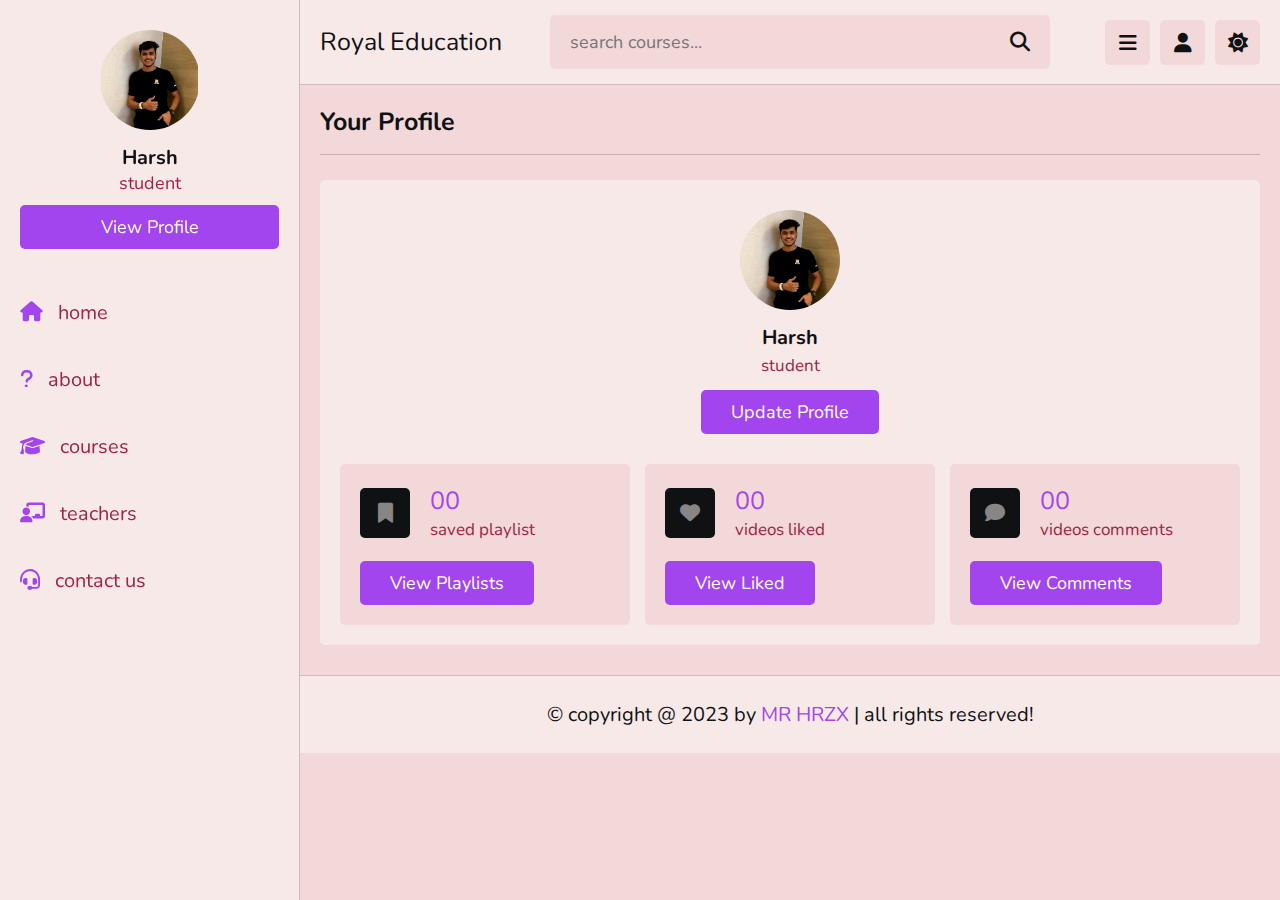
<file: profile.html>
<!DOCTYPE html>
<html lang="en">
<head>
   <meta charset="UTF-8">
   <meta http-equiv="X-UA-Compatible" content="IE=edge">
   <meta name="viewport" content="width=device-width, initial-scale=1.0">
   <title>profile</title>

   <!-- font awesome cdn link  -->
   <link rel="stylesheet" href="https://cdnjs.cloudflare.com/ajax/libs/font-awesome/6.1.2/css/all.min.css">

   <!-- custom css file link  -->
   <link rel="stylesheet" href="css/style.css">

</head>
<body>

<header class="header">
   
   <section class="flex">

      <a href="index.html" class="logo">Royal Education</a>

      <form action="search.html" method="post" class="search-form">
         <input type="text" name="search_box" required placeholder="search courses..." maxlength="100">
         <button type="submit" class="fas fa-search"></button>
      </form>

      <div class="icons">
         <div id="menu-btn" class="fas fa-bars"></div>
         <div id="search-btn" class="fas fa-search"></div>
         <div id="user-btn" class="fas fa-user"></div>
         <div id="toggle-btn" class="fas fa-sun"></div>
      </div>

      <div class="profile">
         <img src="images/HARSH.jpg" class="image" alt="">
         <h3 class="name">Harsh</h3>
         <p class="role">student</p>
         <a href="profile.html" class="btn">view profile</a>
         <div class="flex-btn">
            <a href="login.html" class="option-btn">login</a>
            <a href="register.html" class="option-btn">register</a>
         </div>
      </div>

   </section>

</header>   

<div class="side-bar">

   <div id="close-btn">
      <i class="fas fa-times"></i>
   </div>

   <div class="profile">
      <img src="images/HARSH.jpg" class="image" alt="">
      <h3 class="name">Harsh</h3>
      <p class="role">student</p>
      <a href="profile.html" class="btn">view profile</a>
   </div>

   <nav class="navbar">
      <a href="index.html"><i class="fas fa-home"></i><span>home</span></a>
      <a href="about.html"><i class="fas fa-question"></i><span>about</span></a>
      <a href="courses.html"><i class="fas fa-graduation-cap"></i><span>courses</span></a>
      <a href="teachers.html"><i class="fas fa-chalkboard-user"></i><span>teachers</span></a>
      <a href="contact.html"><i class="fas fa-headset"></i><span>contact us</span></a>
   </nav>

</div>

<section class="user-profile">

   <h1 class="heading">your profile</h1>

   <div class="info">

      <div class="user">
         <img src="images/HARSH.jpg" alt="">
         <h3>Harsh</h3>
         <p>student</p>
         <a href="update.html" class="inline-btn">update profile</a>
      </div>
   
      <div class="box-container">
   
         <div class="box">
            <div class="flex">
               <i class="fas fa-bookmark"></i>
               <div>
                  <span>00</span>
                  <p>saved playlist</p>
               </div>
            </div>
            <a href="#" class="inline-btn">view playlists</a>
         </div>
   
         <div class="box">
            <div class="flex">
               <i class="fas fa-heart"></i>
               <div>
                  <span>00</span>
                  <p>videos liked</p>
               </div>
            </div>
            <a href="#" class="inline-btn">view liked</a>
         </div>
   
         <div class="box">
            <div class="flex">
               <i class="fas fa-comment"></i>
               <div>
                  <span>00</span>
                  <p>videos comments</p>
               </div>
            </div>
            <a href="#" class="inline-btn">view comments</a>
         </div>
   
      </div>
   </div>

</section>


















<footer class="footer">

   &copy; copyright @ 2023 by <span>MR HRZX</span> | all rights reserved!

</footer>

<!-- custom js file link  -->
<script src="js/script.js"></script>

   
</body>
</html>
</file>
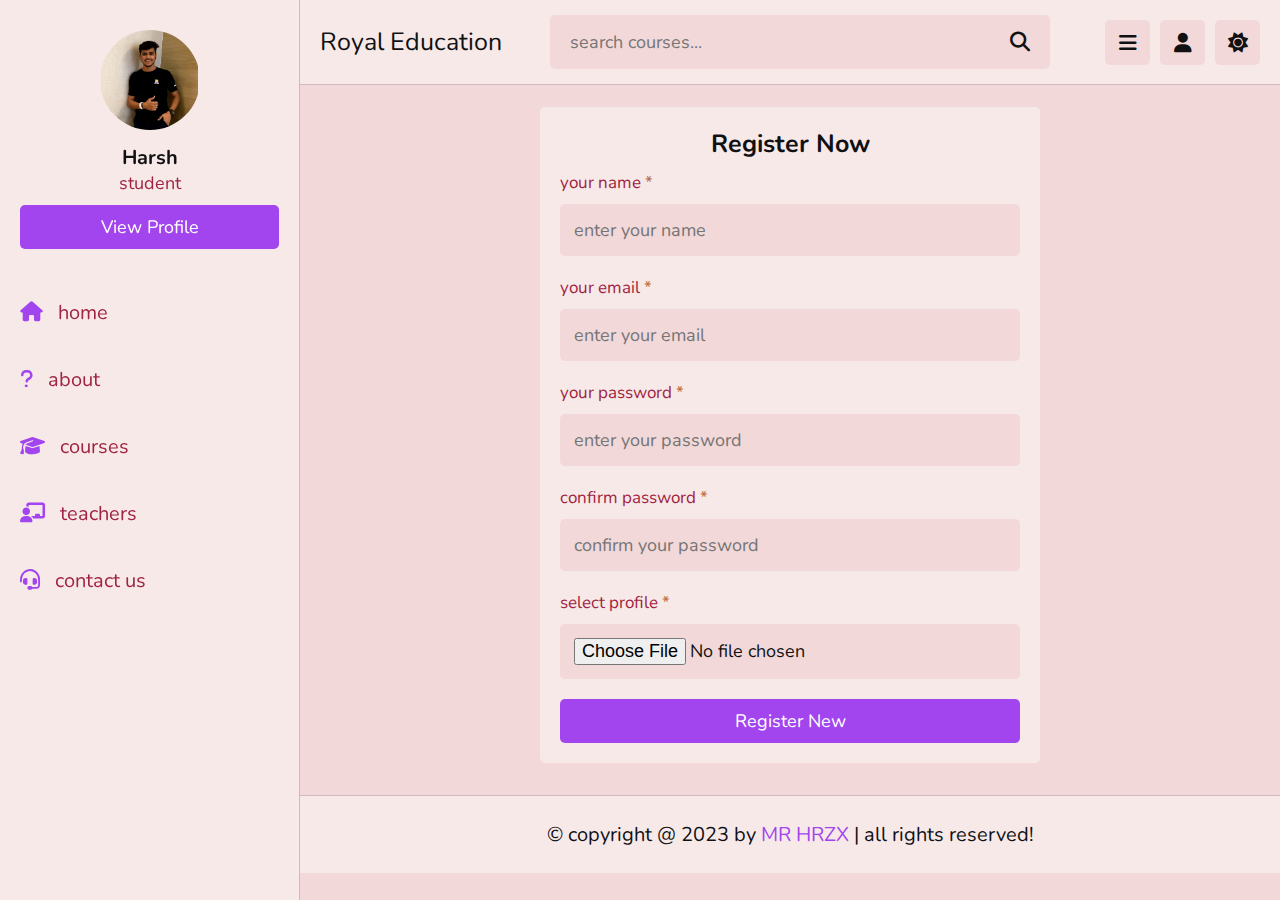
<file: register.html>
<!DOCTYPE html>
<html lang="en">
<head>
   <meta charset="UTF-8">
   <meta http-equiv="X-UA-Compatible" content="IE=edge">
   <meta name="viewport" content="width=device-width, initial-scale=1.0">
   <title>register</title>

   <!-- font awesome cdn link  -->
   <link rel="stylesheet" href="https://cdnjs.cloudflare.com/ajax/libs/font-awesome/6.1.2/css/all.min.css">

   <!-- custom css file link  -->
   <link rel="stylesheet" href="css/style.css">

</head>
<body>

<header class="header">
   
   <section class="flex">

      <a href="index.html" class="logo">Royal Education</a>

      <form action="search.html" method="post" class="search-form">
         <input type="text" name="search_box" required placeholder="search courses..." maxlength="100">
         <button type="submit" class="fas fa-search"></button>
      </form>

      <div class="icons">
         <div id="menu-btn" class="fas fa-bars"></div>
         <div id="search-btn" class="fas fa-search"></div>
         <div id="user-btn" class="fas fa-user"></div>
         <div id="toggle-btn" class="fas fa-sun"></div>
      </div>

      <div class="profile">
         <img src="images/HARSH.jpg" class="image" alt="">
         <h3 class="name">Harsh</h3>
         <p class="role">student</p>
         <a href="profile.html" class="btn">view profile</a>
         <div class="flex-btn">
            <a href="login.html" class="option-btn">login</a>
            <a href="register.html" class="option-btn">register</a>
         </div>
      </div>

   </section>

</header>   

<div class="side-bar">

   <div id="close-btn">
      <i class="fas fa-times"></i>
   </div>

   <div class="profile">
      <img src="images/HARSH.jpg" class="image" alt="">
      <h3 class="name">Harsh</h3>
      <p class="role">student</p>
      <a href="profile.html" class="btn">view profile</a>
   </div>

   <nav class="navbar">
      <a href="index.html"><i class="fas fa-home"></i><span>home</span></a>
      <a href="about.html"><i class="fas fa-question"></i><span>about</span></a>
      <a href="courses.html"><i class="fas fa-graduation-cap"></i><span>courses</span></a>
      <a href="teachers.html"><i class="fas fa-chalkboard-user"></i><span>teachers</span></a>
      <a href="contact.html"><i class="fas fa-headset"></i><span>contact us</span></a>
   </nav>

</div>

<section class="form-container">

   <form action="" method="post" enctype="multipart/form-data">
      <h3>register now</h3>
      <p>your name <span>*</span></p>
      <input type="text" name="name" placeholder="enter your name" required maxlength="50" class="box">
      <p>your email <span>*</span></p>
      <input type="email" name="email" placeholder="enter your email" required maxlength="50" class="box">
      <p>your password <span>*</span></p>
      <input type="password" name="pass" placeholder="enter your password" required maxlength="20" class="box">
      <p>confirm password <span>*</span></p>
      <input type="password" name="c_pass" placeholder="confirm your password" required maxlength="20" class="box">
      <p>select profile <span>*</span></p>
      <input type="file" accept="image/*" required class="box">
      <input type="submit" value="register new" name="submit" class="btn">
   </form>

</section>















<footer class="footer">

   &copy; copyright @ 2023 by <span>MR HRZX</span> | all rights reserved!

</footer>

<!-- custom js file link  -->
<script src="js/script.js"></script>

   
</body>
</html>
</file>
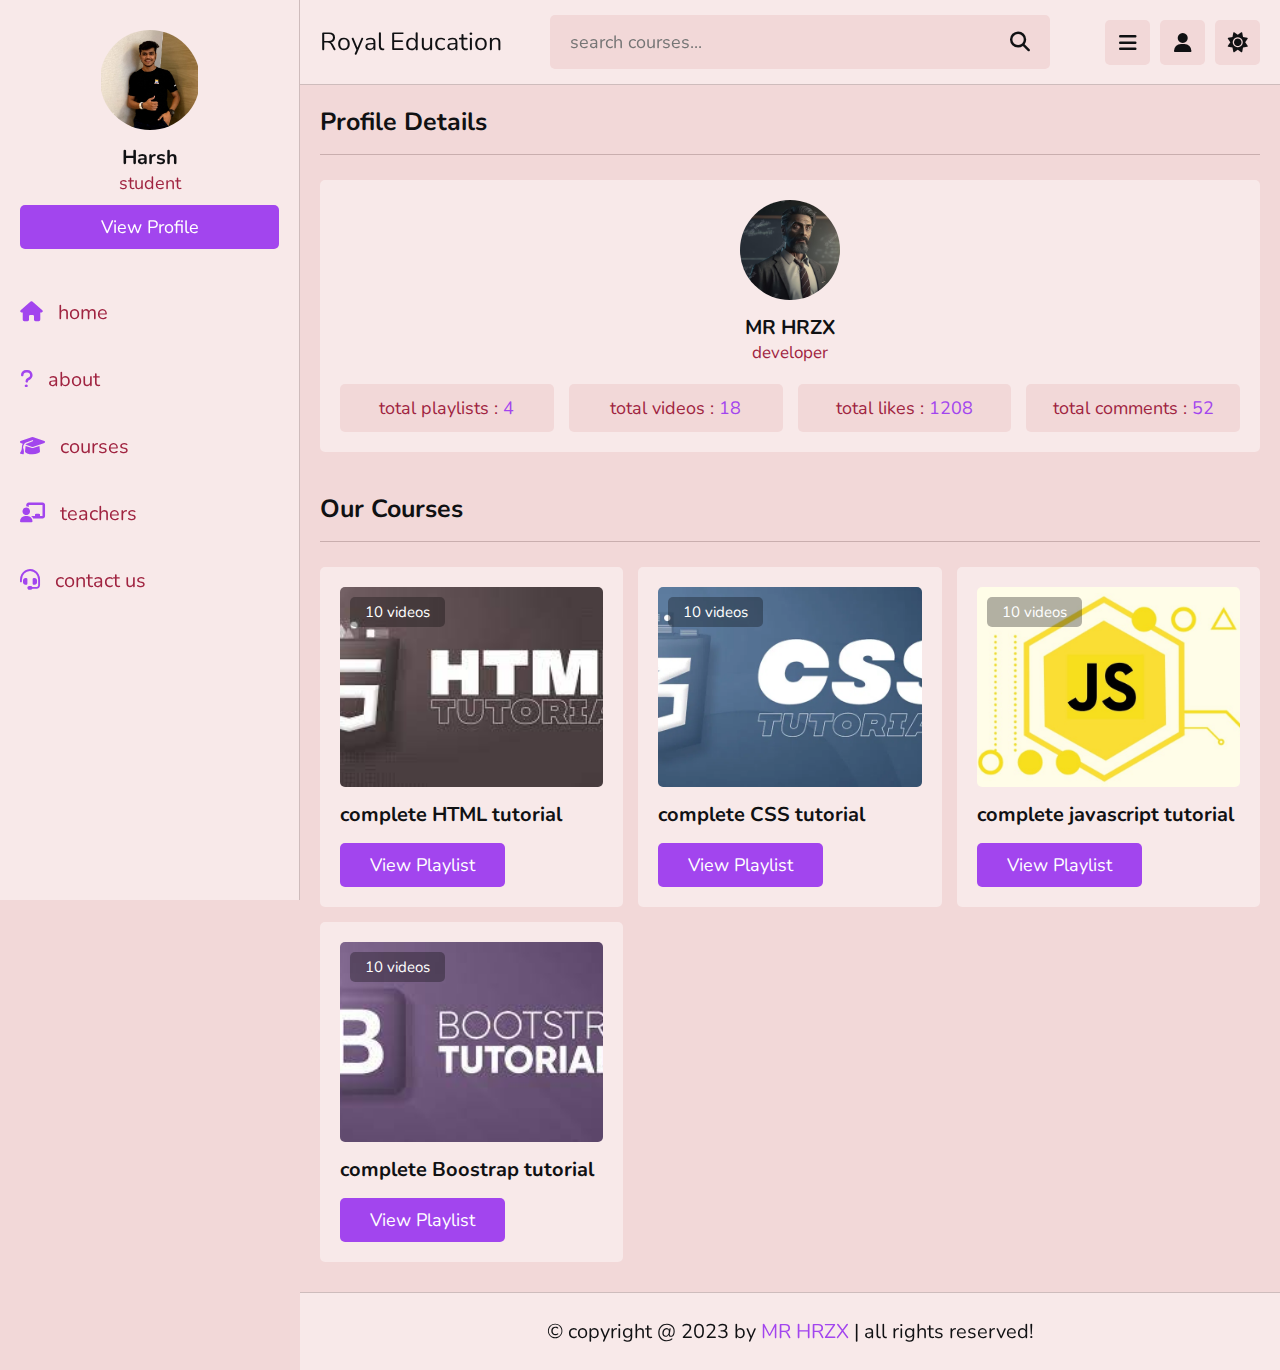
<file: teacher_profile.html>
<!DOCTYPE html>
<html lang="en">
<head>
   <meta charset="UTF-8">
   <meta http-equiv="X-UA-Compatible" content="IE=edge">
   <meta name="viewport" content="width=device-width, initial-scale=1.0">
   <title>tutor profile</title>

   <!-- font awesome cdn link  -->
   <link rel="stylesheet" href="https://cdnjs.cloudflare.com/ajax/libs/font-awesome/6.1.2/css/all.min.css">

   <!-- custom css file link  -->
   <link rel="stylesheet" href="css/style.css">

</head>
<body>

<header class="header">
   
   <section class="flex">

      <a href="index.html" class="logo">Royal Education</a>

      <form action="search.html" method="post" class="search-form">
         <input type="text" name="search_box" required placeholder="search courses..." maxlength="100">
         <button type="submit" class="fas fa-search"></button>
      </form>

      <div class="icons">
         <div id="menu-btn" class="fas fa-bars"></div>
         <div id="search-btn" class="fas fa-search"></div>
         <div id="user-btn" class="fas fa-user"></div>
         <div id="toggle-btn" class="fas fa-sun"></div>
      </div>

      <div class="profile">
         <img src="images/HARSH.jpg" class="image" alt="">
         <h3 class="name">Harsh</h3>
         <p class="role">student</p>
         <a href="profile.html" class="btn">view profile</a>
         <div class="flex-btn">
            <a href="login.html" class="option-btn">login</a>
            <a href="register.html" class="option-btn">register</a>
         </div>
      </div>

   </section>

</header>   

<div class="side-bar">

   <div id="close-btn">
      <i class="fas fa-times"></i>
   </div>

   <div class="profile">
      <img src="images/HARSH.jpg" class="image" alt="">
      <h3 class="name">Harsh</h3>
      <p class="role">student</p>
      <a href="profile.html" class="btn">view profile</a>
   </div>

   <nav class="navbar">
      <a href="index.html"><i class="fas fa-home"></i><span>home</span></a>
      <a href="about.html"><i class="fas fa-question"></i><span>about</span></a>
      <a href="courses.html"><i class="fas fa-graduation-cap"></i><span>courses</span></a>
      <a href="teachers.html"><i class="fas fa-chalkboard-user"></i><span>teachers</span></a>
      <a href="contact.html"><i class="fas fa-headset"></i><span>contact us</span></a>
   </nav>

</div>

<section class="teacher-profile">

   <h1 class="heading">profile details</h1>

   <div class="details">
      <div class="tutor">
         <img src="images/MR.avif" alt="">
         <h3>MR HRZX</h3>
         <span>developer</span>
      </div>
      <div class="flex">
         <p>total playlists : <span>4</span></p>
         <p>total videos : <span>18</span></p>
         <p>total likes : <span>1208</span></p>
         <p>total comments : <span>52</span></p>
      </div>
   </div>

</section>

<section class="courses">

   <h1 class="heading">our courses</h1>

   <div class="box-container">

      <div class="box">
         <div class="thumb">
            <img src="images/html.jpg" alt="">
            <span>10 videos</span>
         </div>
         <h3 class="title">complete HTML tutorial</h3>
         <a href="playlist.html" class="inline-btn">view playlist</a>
      </div>

      <div class="box">
         <div class="thumb">
            <img src="images/css.jpg" alt="">
            <span>10 videos</span>
         </div>
         <h3 class="title">complete CSS tutorial</h3>
         <a href="playlist.html" class="inline-btn">view playlist</a>
      </div>

      <div class="box">
         <div class="thumb">
            <img src="images/js.jpg" alt="">
            <span>10 videos</span>
         </div>
         <h3 class="title">complete javascript tutorial</h3>
         <a href="playlist.html" class="inline-btn">view playlist</a>
      </div>

      <div class="box">
         <div class="thumb">
            <img src="images/bs.jpg" alt="">
            <span>10 videos</span>
         </div>
         <h3 class="title">complete Boostrap tutorial</h3>
         <a href="playlist.html" class="inline-btn">view playlist</a>
      </div>

   </div>

</section>












<footer class="footer">

   &copy; copyright @ 2023 by <span>MR HRZX</span> | all rights reserved!

</footer>

<!-- custom js file link  -->
<script src="js/script.js"></script>

   
</body>
</html>
</file>
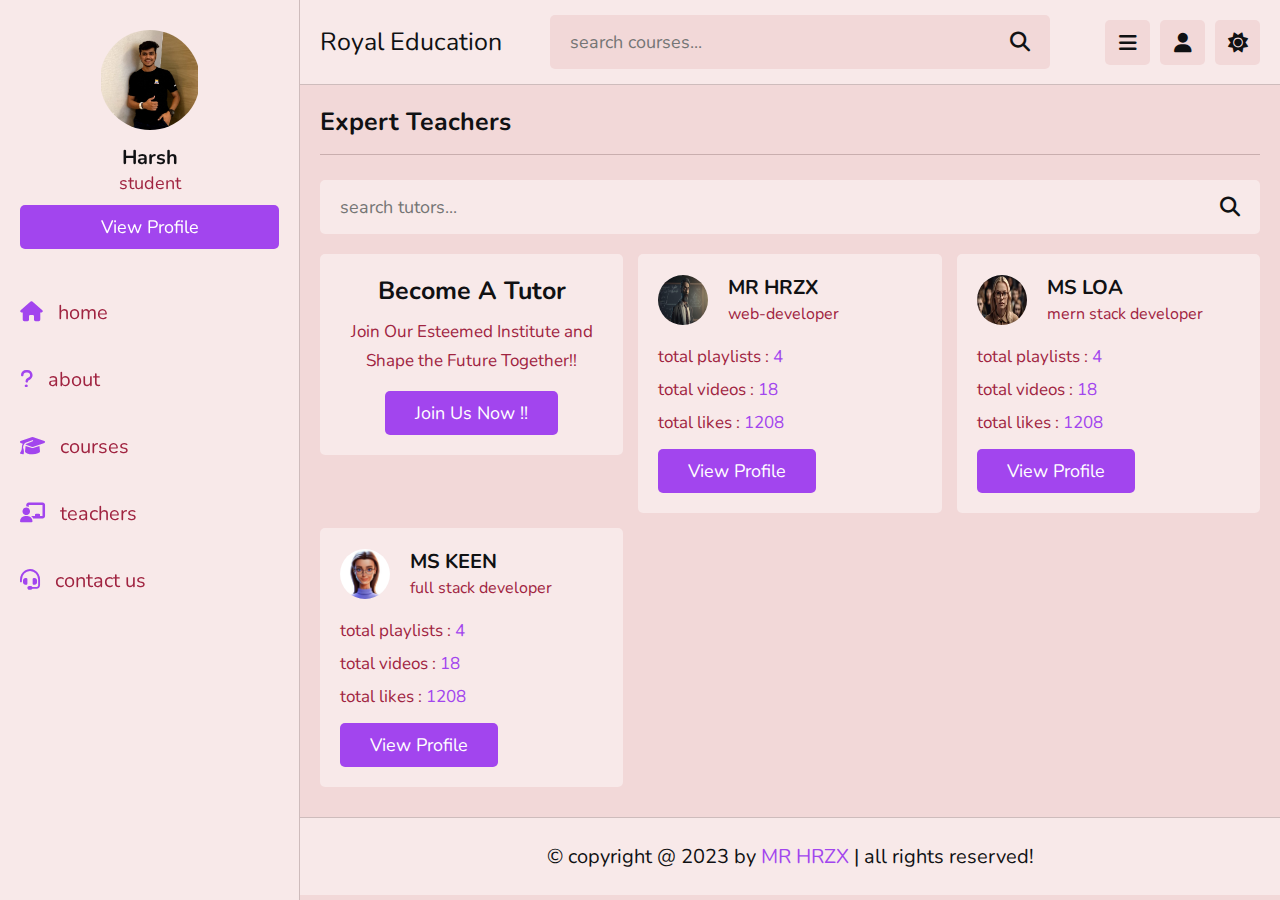
<file: teachers.html>
<!DOCTYPE html>
<html lang="en">
<head>
   <meta charset="UTF-8">
   <meta http-equiv="X-UA-Compatible" content="IE=edge">
   <meta name="viewport" content="width=device-width, initial-scale=1.0">
   <title>teachers</title>

   <!-- font awesome cdn link  -->
   <link rel="stylesheet" href="https://cdnjs.cloudflare.com/ajax/libs/font-awesome/6.1.2/css/all.min.css">

   <!-- custom css file link  -->
   <link rel="stylesheet" href="css/style.css">

</head>
<body>

<header class="header">
   
   <section class="flex">

      <a href="index.html" class="logo">Royal Education</a>

      <form action="search.html" method="post" class="search-form">
         <input type="text" name="search_box" required placeholder="search courses..." maxlength="100">
         <button type="submit" class="fas fa-search"></button>
      </form>

      <div class="icons">
         <div id="menu-btn" class="fas fa-bars"></div>
         <div id="search-btn" class="fas fa-search"></div>
         <div id="user-btn" class="fas fa-user"></div>
         <div id="toggle-btn" class="fas fa-sun"></div>
      </div>

      <div class="profile">
         <img src="images/HARSH.jpg" class="image" alt="">
         <h3 class="name">Harsh</h3>
         <p class="role">student</p>
         <a href="profile.html" class="btn">view profile</a>
         <div class="flex-btn">
            <a href="login.html" class="option-btn">login</a>
            <a href="register.html" class="option-btn">register</a>
         </div>
      </div>

   </section>

</header>   

<div class="side-bar">

   <div id="close-btn">
      <i class="fas fa-times"></i>
   </div>

   <div class="profile">
      <img src="images/HARSH.jpg" class="image" alt="">
      <h3 class="name">Harsh</h3>
      <p class="role">student</p>
      <a href="profile.html" class="btn">view profile</a>
   </div>

   <nav class="navbar">
      <a href="index.html"><i class="fas fa-home"></i><span>home</span></a>
      <a href="about.html"><i class="fas fa-question"></i><span>about</span></a>
      <a href="courses.html"><i class="fas fa-graduation-cap"></i><span>courses</span></a>
      <a href="teachers.html"><i class="fas fa-chalkboard-user"></i><span>teachers</span></a>
      <a href="contact.html"><i class="fas fa-headset"></i><span>contact us</span></a>
   </nav>

</div>

<section class="teachers">

   <h1 class="heading">expert teachers</h1>

   <form action="" method="post" class="search-tutor">
      <input type="text" name="search_box" placeholder="search tutors..." required maxlength="100">
      <button type="submit" class="fas fa-search" name="search_tutor"></button>
   </form>

   <div class="box-container">

      <div class="box offer">
         <h3>become a tutor</h3>
         <p>Join Our Esteemed Institute and Shape the Future Together!!</p>
         <a href="register.html" class="inline-btn">Join us now !!</a>
      </div>

      
      <div class="box">
         <div class="tutor">
            <img src="images/MR.avif" alt="">
            <div>
               <h3>MR HRZX</h3>
               <span> web-developer</span>
            </div>
         </div>
         <p>total playlists : <span>4</span></p>
         <p>total videos : <span>18</span></p>
         <p>total likes : <span>1208</span></p>
         <a href="teacher_profile.html" class="inline-btn">view profile</a>
      </div>

     
      <div class="box">
         <div class="tutor">
            <img src="images/MS.jpg" alt="">
            <div>
               <h3>MS LOA</h3>
               <span>mern stack developer</span>
            </div>
         </div>
         <p>total playlists : <span>4</span></p>
         <p>total videos : <span>18</span></p>
         <p>total likes : <span>1208</span></p>
         <a href="teacher_profile.html" class="inline-btn">view profile</a>
      </div>

      <div class="box">
         <div class="tutor">
            <img src="images/MS-2.jpeg" alt="">
            <div>
               <h3>MS KEEN</h3>
               <span>full stack developer</span>
            </div>
         </div>
         <p>total playlists : <span>4</span></p>
         <p>total videos : <span>18</span></p>
         <p>total likes : <span>1208</span></p>
         <a href="teacher_profile.html" class="inline-btn">view profile</a>
      </div>

   </div>

</section>














<footer class="footer">

   &copy; copyright @ 2023 by <span>MR HRZX</span> | all rights reserved!

</footer>

<!-- custom js file link  -->
<script src="js/script.js"></script>

   
</body>
</html>
</file>
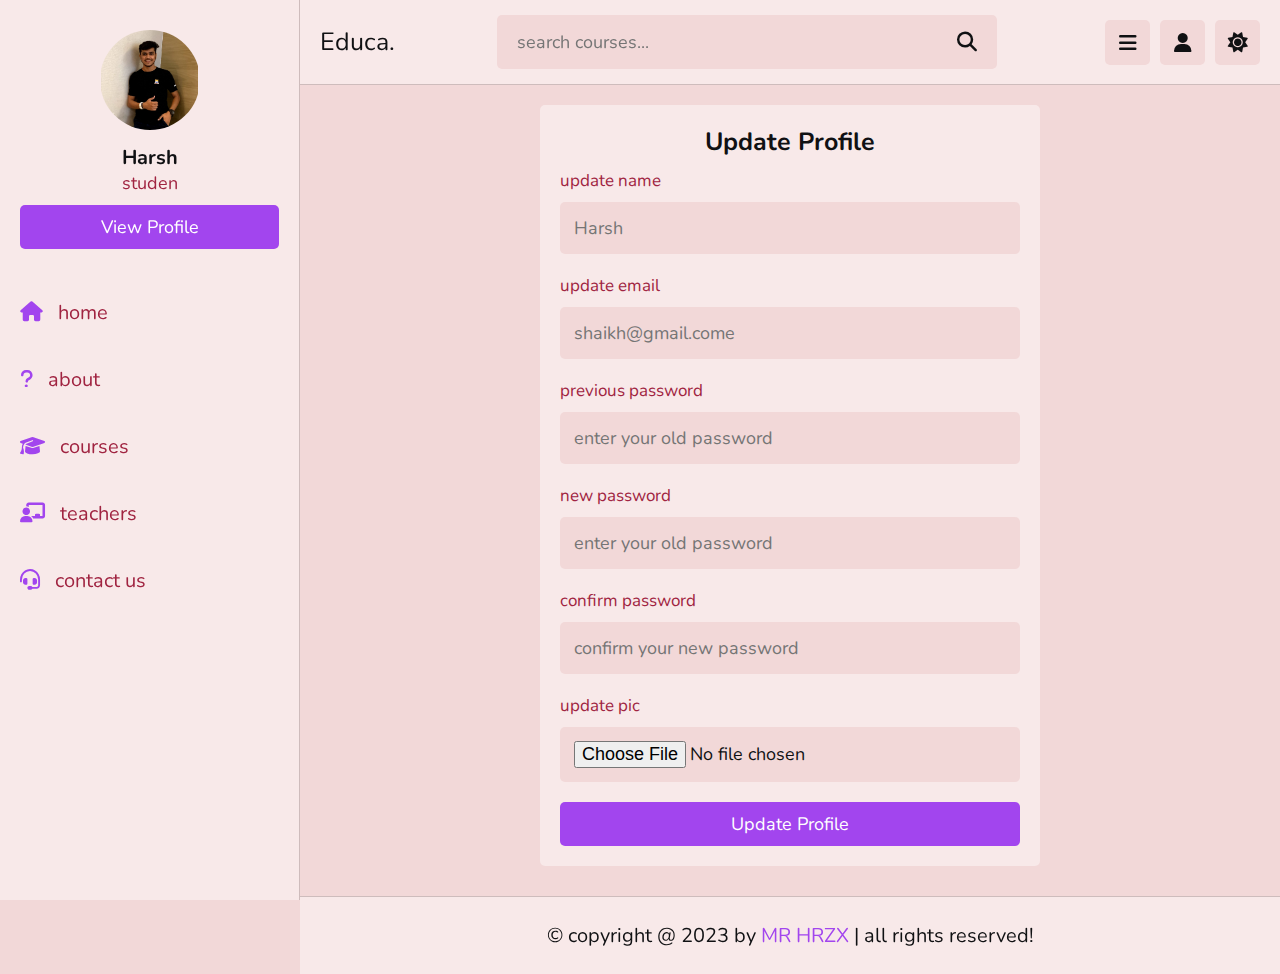
<file: update.html>
<!DOCTYPE html>
<html lang="en">
<head>
   <meta charset="UTF-8">
   <meta http-equiv="X-UA-Compatible" content="IE=edge">
   <meta name="viewport" content="width=device-width, initial-scale=1.0">
   <title>update</title>

   <!-- font awesome cdn link  -->
   <link rel="stylesheet" href="https://cdnjs.cloudflare.com/ajax/libs/font-awesome/6.1.2/css/all.min.css">

   <!-- custom css file link  -->
   <link rel="stylesheet" href="css/style.css">

</head>
<body>

<header class="header">
   
   <section class="flex">

      <a href="index.html" class="logo">Educa.</a>

      <form action="search.html" method="post" class="search-form">
         <input type="text" name="search_box" required placeholder="search courses..." maxlength="100">
         <button type="submit" class="fas fa-search"></button>
      </form>

      <div class="icons">
         <div id="menu-btn" class="fas fa-bars"></div>
         <div id="search-btn" class="fas fa-search"></div>
         <div id="user-btn" class="fas fa-user"></div>
         <div id="toggle-btn" class="fas fa-sun"></div>
      </div>

      <div class="profile">
         <img src="images/HARSH.jpg" class="image" alt="">
         <h3 class="name">Harsh</h3>
         <p class="role">student</p>
         <a href="profile.html" class="btn">view profile</a>
         <div class="flex-btn">
            <a href="login.html" class="option-btn">login</a>
            <a href="register.html" class="option-btn">register</a>
         </div>
      </div>

   </section>

</header>   

<div class="side-bar">

   <div id="close-btn">
      <i class="fas fa-times"></i>
   </div>

   <div class="profile">
      <img src="images/HARSH.jpg" class="image" alt="">
      <h3 class="name">Harsh</h3>
      <p class="role">studen</p>
      <a href="profile.html" class="btn">view profile</a>
   </div>

   <nav class="navbar">
      <a href="index.html"><i class="fas fa-home"></i><span>home</span></a>
      <a href="about.html"><i class="fas fa-question"></i><span>about</span></a>
      <a href="courses.html"><i class="fas fa-graduation-cap"></i><span>courses</span></a>
      <a href="teachers.html"><i class="fas fa-chalkboard-user"></i><span>teachers</span></a>
      <a href="contact.html"><i class="fas fa-headset"></i><span>contact us</span></a>
   </nav>

</div>

<section class="form-container">

   <form action="" method="post" enctype="multipart/form-data">
      <h3>update profile</h3>
      <p>update name</p>
      <input type="text" name="name" placeholder="Harsh" maxlength="50" class="box">
      <p>update email</p>
      <input type="email" name="email" placeholder="shaikh@gmail.come" maxlength="50" class="box">
      <p>previous password</p>
      <input type="password" name="old_pass" placeholder="enter your old password" maxlength="20" class="box">
      <p>new password</p>
      <input type="password" name="new_pass" placeholder="enter your old password" maxlength="20" class="box">
      <p>confirm password</p>
      <input type="password" name="c_pass" placeholder="confirm your new password" maxlength="20" class="box">
      <p>update pic</p>
      <input type="file" accept="image/*" class="box">
      <input type="submit" value="update profile" name="submit" class="btn">
   </form>

</section>















<footer class="footer">

   &copy; copyright @ 2023 by <span>MR HRZX</span> | all rights reserved!

</footer>

<!-- custom js file link  -->
<script src="js/script.js"></script>

   
</body>
</html>
</file>
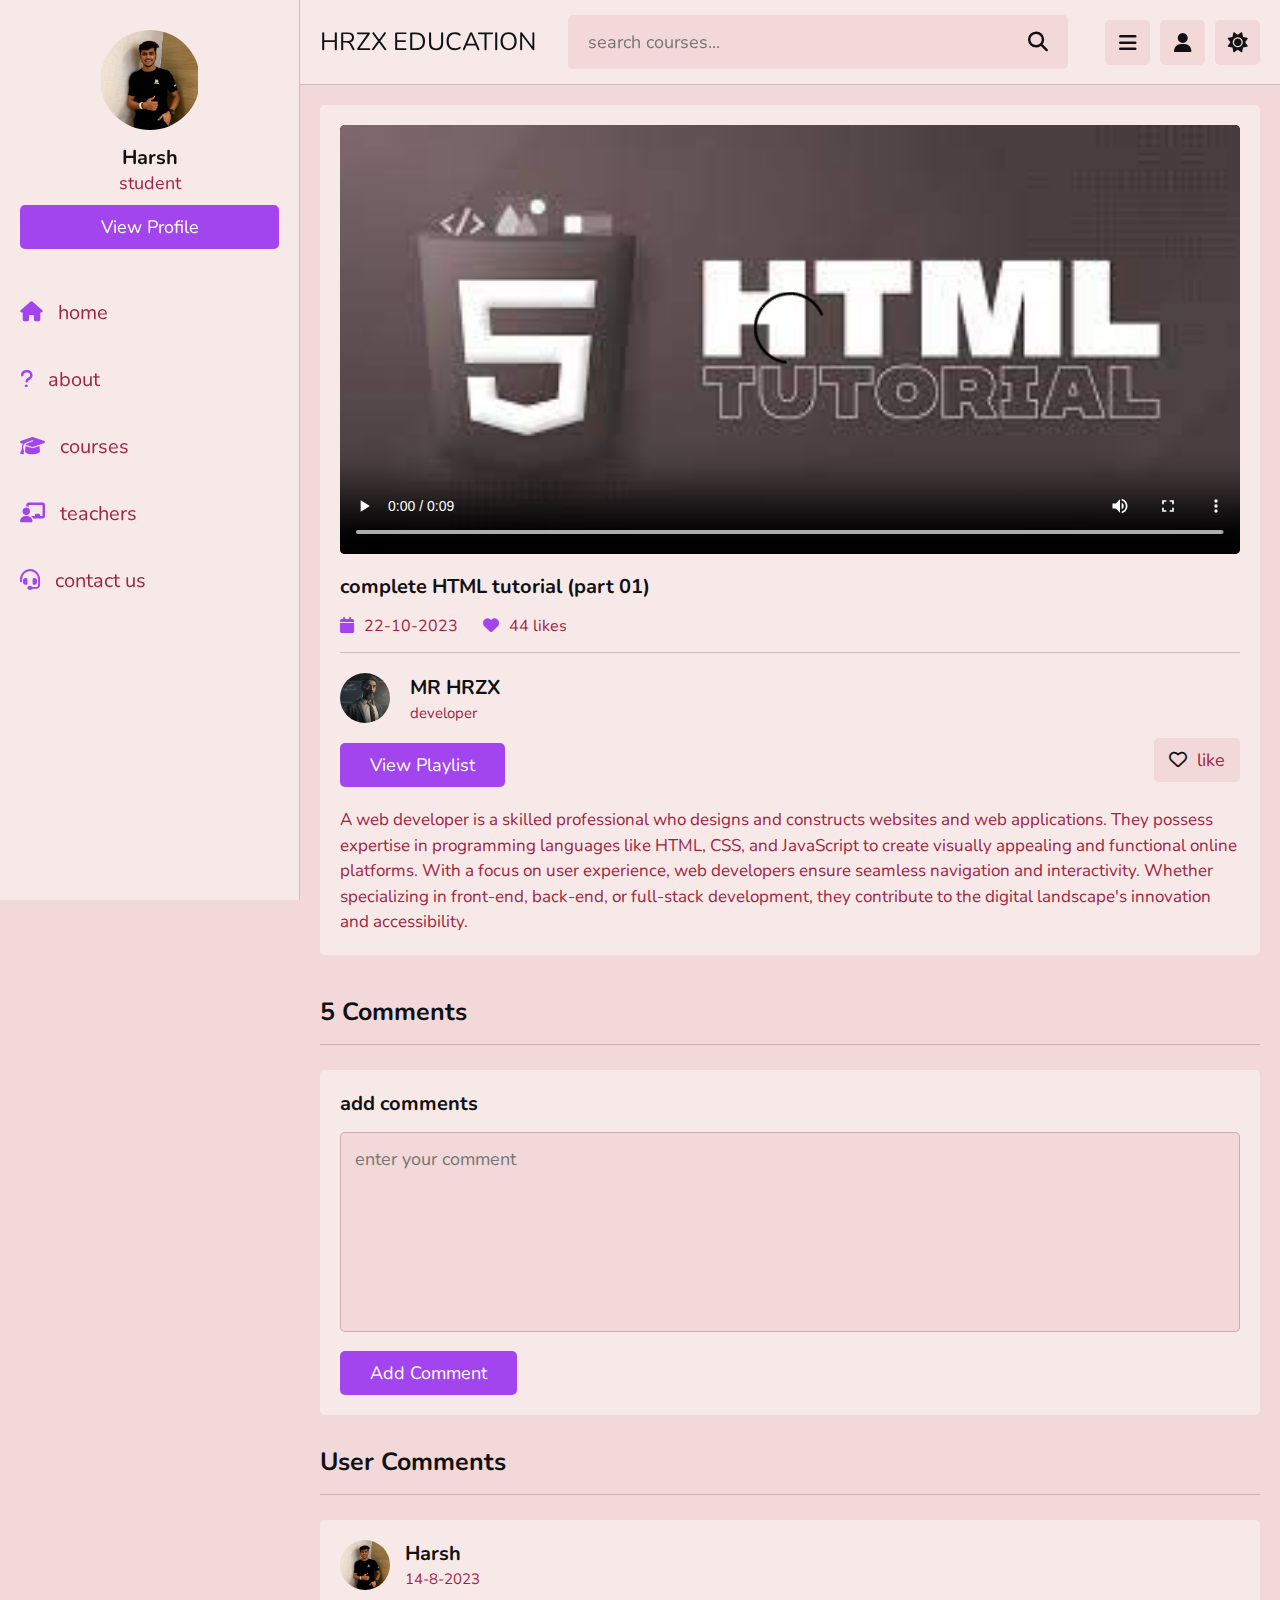
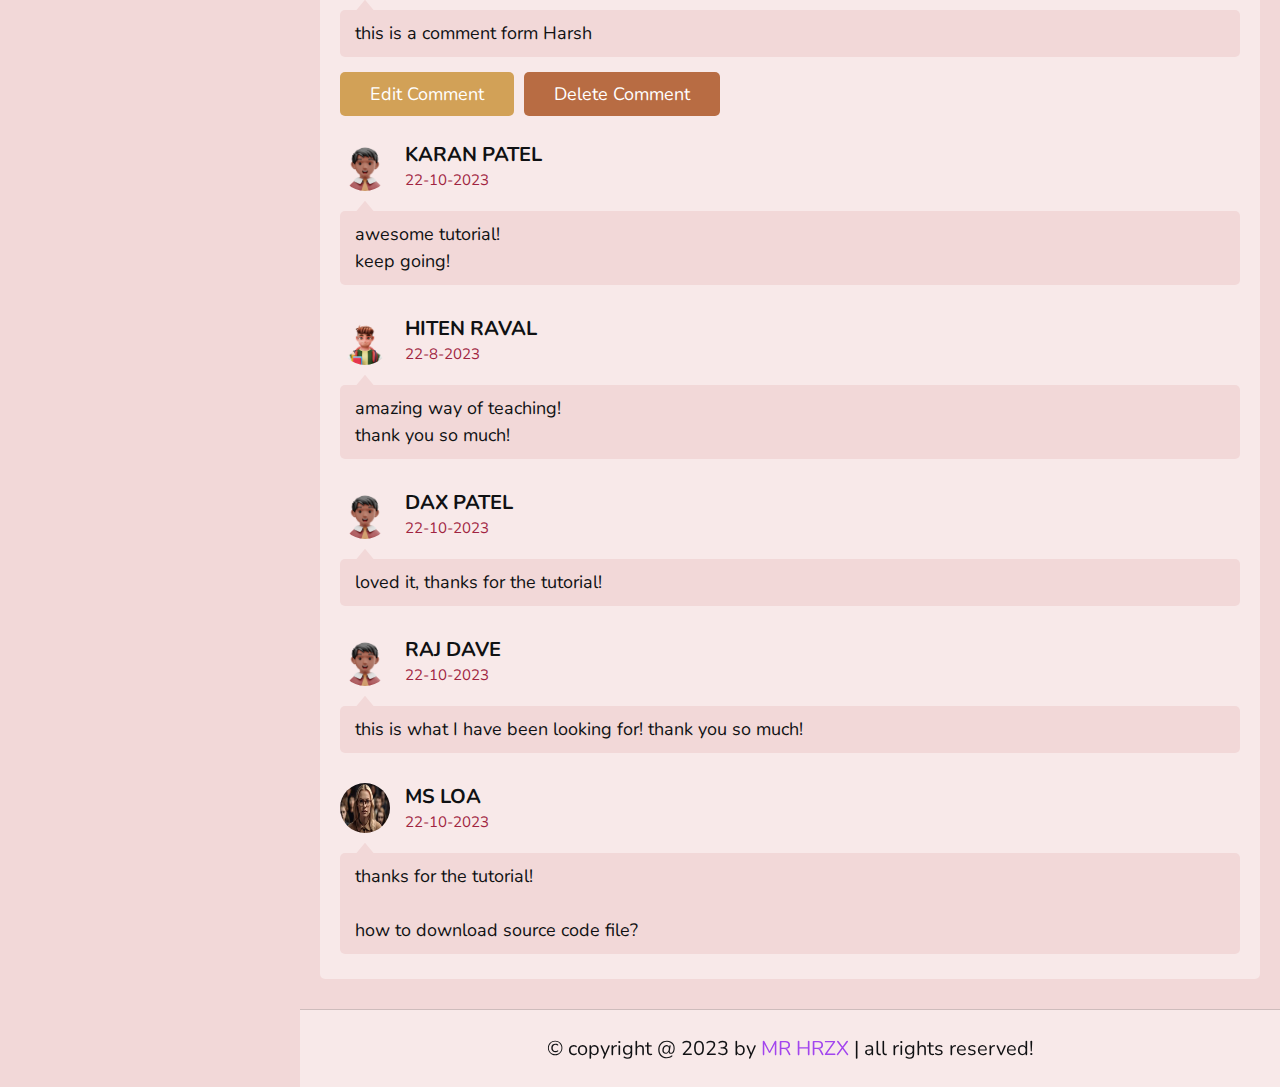
<file: watch-video.html>
<!DOCTYPE html>
<html lang="en">
<head>
   <meta charset="UTF-8">
   <meta http-equiv="X-UA-Compatible" content="IE=edge">
   <meta name="viewport" content="width=device-width, initial-scale=1.0">
   <title>watch</title>

   <!-- font awesome cdn link  -->
   <link rel="stylesheet" href="https://cdnjs.cloudflare.com/ajax/libs/font-awesome/6.1.2/css/all.min.css">

   <!-- custom css file link  -->
   <link rel="stylesheet" href="css/style.css">

</head>
<body>

<header class="header">
   
   <section class="flex">

      <a href="index.html" class="logo">HRZX EDUCATION</a>

      <form action="search.html" method="post" class="search-form">
         <input type="text" name="search_box" required placeholder="search courses..." maxlength="100">
         <button type="submit" class="fas fa-search"></button>
      </form>

      <div class="icons">
         <div id="menu-btn" class="fas fa-bars"></div>
         <div id="search-btn" class="fas fa-search"></div>
         <div id="user-btn" class="fas fa-user"></div>
         <div id="toggle-btn" class="fas fa-sun"></div>
      </div>

      <div class="profile">
         <img src="images/HARSH.jpg" class="image" alt="">
         <h3 class="name">Harsh</h3>
         <p class="role">student</p>
         <a href="profile.html" class="btn">view profile</a>
         <div class="flex-btn">
            <a href="login.html" class="option-btn">login</a>
            <a href="register.html" class="option-btn">register</a>
         </div>
      </div>

   </section>

</header>   

<div class="side-bar">

   <div id="close-btn">
      <i class="fas fa-times"></i>
   </div>

   <div class="profile">
      <img src="images/HARSH.jpg" class="image" alt="">
      <h3 class="name">Harsh</h3>
      <p class="role">student</p>
      <a href="profile.html" class="btn">view profile</a>
   </div>

   <nav class="navbar">
      <a href="index.html"><i class="fas fa-home"></i><span>home</span></a>
      <a href="about.html"><i class="fas fa-question"></i><span>about</span></a>
      <a href="courses.html"><i class="fas fa-graduation-cap"></i><span>courses</span></a>
      <a href="teachers.html"><i class="fas fa-chalkboard-user"></i><span>teachers</span></a>
      <a href="contact.html"><i class="fas fa-headset"></i><span>contact us</span></a>
   </nav>

</div>

<section class="watch-video">

   <div class="video-container">
      <div class="video">
         <video src="images/VD-2.mp4" controls poster="images/html.jpg" id="video"></video>
      </div>
      <h3 class="title">complete HTML tutorial (part 01)</h3>
      <div class="info">
         <p class="date"><i class="fas fa-calendar"></i><span>22-10-2023</span></p>
         <p class="date"><i class="fas fa-heart"></i><span>44 likes</span></p>
      </div>
      <div class="tutor">
         <img src="images/MR.avif" alt="">
         <div>
            <h3>MR HRZX</h3>
            <span>developer</span>
         </div>
      </div>
      <form action="" method="post" class="flex">
         <a href="playlist.html" class="inline-btn">view playlist</a>
         <button><i class="far fa-heart"></i><span>like</span></button>
      </form>
      <p class="description">
         A web developer is a skilled professional who designs and constructs websites and web applications. They possess expertise in programming languages like HTML, CSS, and JavaScript to create visually appealing and functional online platforms. With a focus on user experience, web developers ensure seamless navigation and interactivity. Whether specializing in front-end, back-end, or full-stack development, they contribute to the digital landscape's innovation and accessibility. 
      </p>
   </div>

</section>

<section class="comments">

   <h1 class="heading">5 comments</h1>

   <form action="" class="add-comment">
      <h3>add comments</h3>
      <textarea name="comment_box" placeholder="enter your comment" required maxlength="1000" cols="30" rows="10"></textarea>
      <input type="submit" value="add comment" class="inline-btn" name="add_comment">
   </form>

   <h1 class="heading">user comments</h1>

   <div class="box-container">

      <div class="box">
         <div class="user">
            <img src="images/HARSH.jpg" alt="">
            <div>
               <h3>Harsh</h3>
               <span>14-8-2023</span>
            </div>
         </div>
         <div class="comment-box">this is a comment form Harsh</div>
         <form action="" class="flex-btn">
            <input type="submit" value="edit comment" name="edit_comment" class="inline-option-btn">
            <input type="submit" value="delete comment" name="delete_comment" class="inline-delete-btn">
         </form>
      </div>

      <div class="box">
         <div class="user">
            <img src="images/STUDENT-F.webp" alt="">
            <div>
               <h3>KARAN PATEL</h3>
               <span>22-10-2023</span>
            </div>
         </div>
         <div class="comment-box">awesome tutorial!
            keep going!</div>
      </div>

      <div class="box">
         <div class="user">
            <img src="images/STUDENT-M.webp" alt="">
            <div>
               <h3>HITEN RAVAL</h3>
               <span>22-8-2023</span>
            </div>
         </div>
         <div class="comment-box">amazing way of teaching!
            thank you so much!
         </div>
      </div>

      <div class="box">
         <div class="user">
            <img src="images/STUDENT-F.webp" alt="">
            <div>
               <h3>DAX PATEL</h3>
               <span>22-10-2023</span>
            </div>
         </div>
         <div class="comment-box">loved it, thanks for the tutorial!</div>
      </div>

      <div class="box">
         <div class="user">
            <img src="images/STUDENT-F.webp" alt="">
            <div>
               <h3>RAJ DAVE</h3>
               <span>22-10-2023</span>
            </div>
         </div>
         <div class="comment-box">this is what I have been looking for! thank you so much!</div>
      </div>

      <div class="box">
         <div class="user">
            <img src="images/MS.jpg" alt="">
            <div>
               <h3>MS LOA</h3>
               <span>22-10-2023</span>
            </div>
         </div>
         <div class="comment-box">thanks for the tutorial!

            how to download source code file?
         </div>
      </div>

   </div>

</section>















<footer class="footer">

   &copy; copyright @ 2023 by <span>MR HRZX</span> | all rights reserved!

</footer>

<!-- custom js file link  -->
<script src="js/script.js"></script>
   
</body>
</html>
</file>
<file: css/style.css>
@import url('https://fonts.googleapis.com/css2?family=Nunito:wght@200;300;400;500;600;700&display=swap');

:root{
   --main-color:#a245ee;
   --red:#b86c43;
   --orange:#d2a157;
   --light-color:#a02441;
   --light-bg:#f2d8d8;
   --black:#101113;
   --white:#fefafa81;
   --border:.1rem solid rgba(39, 11, 11, 0.2);
}

*{
   font-family: 'Nunito', sans-serif;
   margin:0; padding:0;
   box-sizing: border-box;
   outline: none; border:none;
   text-decoration: none;
}

*::selection{
   background-color: var(--main-color);
   color:#6c4385;
}

html{
   font-size: 62.5%;
   overflow-x: hidden;
}

html::-webkit-scrollbar{
   width: 1rem;
   height: .5rem;
}

html::-webkit-scrollbar-track{
   background-color: transparent;
}

html::-webkit-scrollbar-thumb{
   background-color: var(--main-color);
}

body{
   background-color: var(--light-bg);
   padding-left: 30rem;
}

body.dark{
   --light-color:#746969;
   --light-bg:#c63c3c;
   --black:#fff;
   --white:#222;
   --border:.1rem solid rgba(255,255,255,.2);
}

body.active{
   padding-left: 0;
}

section{
   padding:2rem;
   margin: 0 auto;
   max-width: 1200px;
}

.heading{
   font-size: 2.5rem;
   color:var(--black);
   margin-bottom: 2.5rem;
   border-bottom: var(--border);
   padding-bottom: 1.5rem;
   text-transform: capitalize;
}

.inline-btn,
.inline-option-btn,
.inline-delete-btn,
.btn,
.delete-btn,
.option-btn{
   border-radius: .5rem;
   color:#fff;
   font-size: 1.8rem;
   cursor: pointer;
   text-transform: capitalize;
   padding:1rem 3rem;
   text-align: center;
   margin-top: 1rem;
}

.btn,
.delete-btn,
.option-btn{
   display: block;
   width: 100%;
}

.inline-btn,
.inline-option-btn,
.inline-delete-btn{
   display: inline-block;
}

.btn,
.inline-btn{
   background-color: var(--main-color);
}

.option-btn,
.inline-option-btn{
   background-color:var(--orange);
}

.delete-btn,
.inline-delete-btn{
   background-color: var(--red);
}

.inline-btn:hover,
.inline-option-btn:hover,
.inline-delete-btn:hover,
.btn:hover,
.delete-btn:hover,
.option-btn:hover{
   background-color: var(--black);
   color: var(--white);
}

.flex-btn{
   display: flex;
   gap: 1rem;
}

.header{
   position: sticky;
   top:0; left:0; right: 0;
   background-color: var(--white);
   z-index: 1000;
   border-bottom: var(--border);
}

.header .flex{
   display: flex;
   align-items: center;
   justify-content: space-between;
   position: relative;
   padding: 1.5rem 2rem;
}

.header .flex .logo{
   font-size: 2.5rem;
   color: var(--black);
}

.header .flex .search-form{
   width: 50rem;
   border-radius: .5rem;
   background-color: var(--light-bg);
   padding:1.5rem 2rem;
   display: flex;
   gap:2rem;

}

.header .flex .search-form input{
   width: 100%;
   font-size: 1.8rem;
   color:var(--black);
   background:none;
}

.header .flex .search-form button{
   background:none;
   font-size: 2rem;
   cursor: pointer;
   color:var(--black);
}

.header .flex .search-form button:hover{
   color: var(--main-color);
}

.header .flex .icons div{
   font-size: 2rem;
   color:var(--black);
   background-color: var(--light-bg);
   border-radius: .5rem;
   height: 4.5rem;
   width: 4.5rem;
   line-height: 4.5rem;
   cursor: pointer;
   text-align: center;
   margin-left: .7rem;
}

.header .flex .icons div:hover{
   background-color: var(--black);
   color:var(--white);
}

.header .flex .profile{
   position: absolute;
   top:120%; right: 2rem;
   background-color: var(--white);
   border-radius: .5rem;
   padding: 1.5rem;
   text-align: center;
   overflow: hidden;
   transform-origin: top right;
   transform: scale(0);
   transition: .2s linear;
   width: 30rem;
}

.header .flex .profile.active{
   transform: scale(1);
}

.header .flex .profile .image{
   height: 10rem;
   width: 10rem;
   border-radius: 50%;
   object-fit: contain;
   margin-bottom: 1rem;
}

.header .flex .profile .name{
   font-size: 2rem;
   color:var(--black);
   overflow: hidden;
   text-overflow: ellipsis;
   white-space: nowrap;
}

.header .flex .profile .role{
   font-size: 1.8rem;
   color: var(--light-color);
}

#search-btn{
   display: none;
}

.side-bar{
   position: fixed;
   top: 0; left: 0;
   width: 30rem;
   background-color: var(--white);
   height: 100vh;
   border-right: var(--border);
   z-index: 1200;
}

.side-bar #close-btn{
   text-align: right;
   padding: 2rem;
   display: none;
}

.side-bar #close-btn i{
   text-align: right;
   font-size: 2.5rem;
   background:var(--red);
   border-radius: .5rem;
   color:var(--white);
   cursor: pointer;
   height: 4.5rem;
   width: 4.5rem;
   line-height: 4.5rem;
   text-align: center;
}

.side-bar #close-btn i:hover{
   background-color: var(--black);
}

.side-bar .profile{
   padding:3rem 2rem;
   text-align: center;
}

.side-bar .profile .image{
   height: 10rem;
   width: 10rem;
   border-radius: 50%;
   object-fit: contain;
   margin-bottom: 1rem;
}

.side-bar .profile .name{
   font-size: 2rem;
   color:var(--black);
   overflow: hidden;
   text-overflow: ellipsis;
   white-space: nowrap;
}

.side-bar .profile .role{
   font-size: 1.8rem;
   color: var(--light-color);
}

.side-bar .navbar a{
   display: block;
   padding: 2rem;
   font-size: 2rem;
}

.side-bar .navbar a i{
   margin-right: 1.5rem;
   color:var(--main-color);
   transition: .2s linear;
}

.side-bar .navbar a span{
   color:var(--light-color);
}

.side-bar .navbar a:hover{
   background-color: var(--light-bg);
}

.side-bar .navbar a:hover i{
   margin-right: 2.5rem;
}

.side-bar.active{
   left: -30rem;
}

.home-grid .box-container{
   display: grid;
   grid-template-columns: repeat(auto-fit, 27.5rem);
   gap:1.5rem;
   justify-content: center;
   align-items: flex-start;
}

.home-grid .box-container .box{
   background-color: var(--white);
   border-radius: .5rem;
   padding:2rem;
}

.home-grid .box-container .box .title{
   font-size: 2rem;
   color: var(--black);
   text-transform: capitalize;
}

.home-grid .box-container .box .flex{
   display: flex;
   flex-wrap: wrap;
   gap: 1.5rem;
   margin-top: 2rem;
}

.home-grid .box-container .flex a{
   background-color: var(--light-bg);
   border-radius: .5rem;
   padding: 1rem 1.5rem;
   font-size: 1.5rem;
}

.home-grid .box-container .flex a i{
   margin-right: 1rem;
   color:var(--black);
}

.home-grid .box-container .flex a span{
   color:var(--light-color);
}

.home-grid .box-container .flex a:hover{
   background-color: var(--black);
}

.home-grid .box-container .flex a:hover span{
   color:var(--white);
}

.home-grid .box-container .flex a:hover i{
   color:var(--white);
}

.home-grid .box-container .tutor{
   padding: 1rem 0;
   font-size: 1.8rem;
   color:var(--light-color);
   line-height: 2;
}

.home-grid .box-container .likes{
   color:var(--light-color);
   font-size: 1.7rem;
   margin-top: 1.5rem;
}

.home-grid .box-container .likes span{
   color:var(--main-color);
}

.about .row{
   display: flex;
   align-items: center;
   flex-wrap: wrap;
   gap:1.5rem;
}

.about .row .image{
   flex: 1 1 40rem;
}

.about .row .image img{
   width: 100%;
   height: 50rem;
}

.about .row .content{
   flex: 1 1 40rem;
}

.about .row .content p{
   font-size: 1.7rem;
   line-height: 2;
   color: var(--light-color);
   padding: 1rem 0;
}

.about .row .content h3{
   font-size: 3rem;
   color:var(--black);
   text-transform: capitalize;
}

.about .box-container{
   display: grid;
   grid-template-columns: repeat(auto-fit, minmax(27rem, 1fr));
   gap:1.5rem;
   justify-content: center;
   align-items: flex-start;
   margin-top: 3rem;
}

.about .box-container .box{
   border-radius: .5rem;
   background-color: var(--white);
   padding: 2rem;
   display: flex;
   align-items: center;
   gap: 2.5rem;
}

.about .box-container .box i{
   font-size: 4rem;
   color: var(--main-color);
}

.about .box-container .box h3{
   font-size: 2.5rem;
   color: var(--black);
   margin-bottom: .3rem;
}

.about .box-container .box p{
   font-size: 1.7rem;
   color:var(--light-color);
}

.reviews .box-container{
   display: grid;
   grid-template-columns: repeat(auto-fit, minmax(30rem, 1fr));
   gap:1.5rem;
   justify-content: center;
   align-items: flex-start;
}

.reviews .box-container .box{
   border-radius: .5rem;
   background-color: var(--white);
   padding: 2rem;
}

.reviews .box-container .box p{
   line-height: 1.7;
   font-size: 1.7rem;
   color: var(--light-color);
}

.reviews .box-container .box .student{
   margin-top: 2rem;
   display: flex;
   align-items: center;
   gap: 1.5rem;
}

.reviews .box-container .box .student img{
   height: 5rem;
   width: 5rem;
   object-fit: cover;
   border-radius: 50%;
}

.reviews .box-container .box .student h3{
   font-size: 2rem;
   color: var(--black);
   margin-bottom: .3rem;
}

.reviews .box-container .box .student .stars{
   font-size: 1.5rem;
   color:var(--orange);
}

.courses .box-container{
   display: grid;
   grid-template-columns: repeat(auto-fit, minmax(30rem, 1fr));
   gap:1.5rem;
   justify-content: center;
   align-items: flex-start;
}

.courses .box-container .box{
   border-radius: .5rem;
   background-color: var(--white);
   padding: 2rem;
}

.courses .box-container .box .tutor{
   display: flex;
   align-items: center;
   gap: 1.5rem;
   margin-bottom: 2.5rem;
}

.courses .box-container .box .tutor img{
   height: 5rem;
   width: 5rem;
   border-radius: 50%;
   object-fit: cover;
}

.courses .box-container .box .tutor h3{
   font-size: 1.8rem;
   color: var(--black);
   margin-bottom: .2rem;
}

.courses .box-container .box .tutor span{
   font-size: 1.3rem;
   color:var(--light-color);
}

.courses .box-container .box .thumb{
   position: relative;
}

.courses .box-container .box .thumb span{
   position: absolute;
   top:1rem; left: 1rem;
   border-radius: .5rem;
   padding: .5rem 1.5rem;
   background-color: rgba(0,0,0,.3);
   color: #fff;
   font-size: 1.5rem;
}

.courses .box-container .box .thumb img{
   width: 100%;
   height: 20rem;
   object-fit: cover;
   border-radius: .5rem;
}

.courses .box-container .box .title{
   font-size: 2rem;
   color: var(--black);
   padding-bottom: .5rem;
   padding-top: 1rem;
}

.courses .more-btn{
   text-align: center;
   margin-top: 2rem;
}

.playlist-details .row{
   display: flex;
   align-items: flex-end;
   gap:3rem;
   flex-wrap: wrap;
   background-color: var(--white);
   padding: 2rem;
}

.playlist-details .row .column{
   flex: 1 1 40rem;
}

.playlist-details .row .column .save-playlist{
   margin-bottom: 1.5rem;
}

.playlist-details .row .column .save-playlist button{
   border-radius: .5rem;
   background-color: var(--light-bg);
   padding:1rem 1.5rem;
   cursor: pointer;
}

.playlist-details .row .column .save-playlist button i{
   font-size: 2rem;
   color:var(--black);
   margin-right: .8rem;
}

.playlist-details .row .column .save-playlist button span{
   font-size: 1.8rem;
   color:var(--light-color);
}

.playlist-details .row .column .save-playlist button:hover{
   background-color: var(--black);
}

.playlist-details .row .column .save-playlist button:hover i{
   color:var(--white);
}

.playlist-details .row .column .save-playlist button:hover span{
   color:var(--white);
}

.playlist-details .row .column .thumb{
   position: relative;
}

.playlist-details .row .column .thumb span{
   font-size: 1.8rem;
   color: #fff;
   background-color: rgba(0,0,0,.3);
   border-radius: .5rem;
   position: absolute;
   top: 1rem; left: 1rem;
   padding: .5rem 1.5rem;
}

.playlist-details .row .column .thumb img{
   height: 30rem;
   width: 100%;
   object-fit: cover;
   border-radius: .5rem;
}

.playlist-details .row .column .tutor{
   display: flex;
   align-items: center;
   gap: 2rem;
   margin-bottom: 2rem;
}

.playlist-details .row .column .tutor img{
   height: 7rem;
   width: 7rem;
   border-radius: 50%;
   object-fit: cover;
}

.playlist-details .row .column .tutor h3{
   font-size: 2rem;
   color:var(--black);
   margin-bottom: .2rem;
}

.playlist-details .row .column .tutor span{
   font-size: 1.5rem;
   color: var(--light-color);
}

.playlist-details .row .column .details h3{
   font-size: 2rem;
   color: var(--black);
   text-transform: capitalize;
}

.playlist-details .row .column .details p{
   padding: 1rem 0;
   line-height: 2;
   font-size: 1.8rem;
   color: var(--light-color);
}

.playlist-videos .box-container{
   display: grid;
   grid-template-columns: repeat(auto-fit, minmax(30rem, 1fr));
   gap:1.5rem;
   justify-content: center;
   align-items: flex-start;
}

.playlist-videos .box-container .box{
   background-color: var(--white);
   border-radius: .5rem;
   padding: 2rem;
   position: relative;
}

.playlist-videos .box-container .box i{
   position: absolute;
   top: 2rem; left: 2rem; right: 2rem;
   height: 20rem;
   border-radius: .5rem;
   background-color: rgba(0,0,0,.3);
   display: flex;
   align-items: center;
   justify-content: center;
   font-size: 5rem;
   color: #fff;
   display: none;
}

.playlist-videos .box-container .box:hover i{
   display: flex;
}

.playlist-videos .box-container .box img{
   width: 100%;
   height: 20rem;
   object-fit: cover;
   border-radius: .5rem;
}

.playlist-videos .box-container .box h3{
   margin-top: 1.5rem;
   font-size: 1.8rem;
   color: var(--black);
}

.playlist-videos .box-container .box:hover h3{
   color: var(--main-color);
}

.watch-video .video-container{
   background-color: var(--white);
   border-radius: .5rem;
   padding: 2rem;
}

.watch-video .video-container .video{
   position: relative;
   margin-bottom: 1.5rem;
}

.watch-video .video-container .video video{
   border-radius: .5rem;
   width: 100%;
   object-fit: contain;
   background-color: #000;
}

.watch-video .video-container .title{
   font-size: 2rem;
   color: var(--black);
}

.watch-video .video-container .info{
   display: flex;
   margin-top: 1.5rem;
   margin-bottom: 2rem;
   border-bottom: var(--border);
   padding-bottom: 1.5rem;
   gap: 2.5rem;
   align-items: center;
}

.watch-video .video-container .info p{
   font-size: 1.6rem;
}

.watch-video .video-container .info p span{
   color: var(--light-color);
}

.watch-video .video-container .info i{
   margin-right: 1rem;
   color: var(--main-color);
}

.watch-video .video-container .tutor{
   display: flex;
   align-items: center;
   gap: 2rem;
   margin-bottom: 1rem;
}

.watch-video .video-container .tutor img{
   border-radius: 50%;
   height: 5rem;
   width: 5rem;
   object-fit: cover;
}

.watch-video .video-container .tutor h3{
   font-size: 2rem;
   color: var(--black);
   margin-bottom: .2rem;
}

.watch-video .video-container .tutor span{
   font-size: 1.5rem;
   color: var(--light-color);
}

.watch-video .video-container .flex{
   display: flex;
   align-items: center;
   justify-content: space-between;
   gap: 1.5rem;
}

.watch-video .video-container .flex button{
   border-radius: .5rem;
   padding: 1rem 1.5rem;
   font-size: 1.8rem;
   cursor: pointer;
   background-color: var(--light-bg);
}

.watch-video .video-container .flex button i{
   margin-right: 1rem;
   color: var(--black);
}

.watch-video .video-container .flex button span{
   color: var(--light-color);
}

.watch-video .video-container .flex button:hover{
   background-color: var(--black);
}

.watch-video .video-container .flex button:hover i{
   color: var(--white);
}

.watch-video .video-container .flex button:hover span{
   color: var(--white);
}

.watch-video .video-container .description{
   line-height: 1.5;
   font-size: 1.7rem;
   color: var(--light-color);
   margin-top: 2rem;
}

.comments .add-comment{
   background-color: var(--white);
   border-radius: .5rem;
   padding: 2rem;
   margin-bottom: 3rem;
}

.comments .add-comment h3{
   font-size: 2rem;
   color: var(--black);
   margin-bottom: 1rem;
}

.comments .add-comment textarea{
   height: 20rem;
   resize: none;
   background-color: var(--light-bg);
   border-radius: .5rem;
   border: var(--border);
   padding: 1.4rem;
   font-size: 1.8rem;
   color: var(--black);
   width: 100%;
   margin: .5rem 0;
}

.comments .box-container{
   display: grid;
   gap: 2.5rem;
   background-color: var(--white);
   padding: 2rem;
   border-radius: .5rem;
}

.comments .box-container .box .user{
   display: flex;
   align-items: center;
   gap: 1.5rem;
   margin-bottom: 2rem;
}

.comments .box-container .box .user img{
   height: 5rem;
   width: 5rem;
   border-radius: 50%;
}

.comments .box-container .box .user h3{
   font-size: 2rem;
   color: var(--black);
   margin-bottom: .2rem;
}

.comments .box-container .box .user span{
   font-size: 1.5rem;
   color: var(--light-color);
}

.comments .box-container .box .comment-box{
   border-radius: .5rem;
   background-color: var(--light-bg);
   padding:1rem 1.5rem;
   white-space: pre-line;
   margin: .5rem 0;
   font-size: 1.8rem;
   color: var(--black);
   line-height: 1.5;
   position: relative;
   z-index: 0;
}

.comments .box-container .box .comment-box::before{
   content: '';
   position: absolute;
   top: -1rem; left: 1.5rem;
   background-color: var(--light-bg);
   height: 1.2rem;
   width: 2rem;
   clip-path: polygon(50% 0%, 0% 100%, 100% 100%);
}

.teachers .search-tutor{
   margin-bottom: 2rem;
   border-radius: .5rem;
   background-color: var(--white);
   padding: 1.5rem 2rem;
   display: flex;
   align-items: center;
   gap: 1.5rem;
}

.teachers .search-tutor input{
   width: 100%;
   background: none;
   font-size: 1.8rem;
   color: var(--black);
}

.teachers .search-tutor button{
   font-size: 2rem;
   color: var(--black);
   cursor: pointer;
   background:none;
}

.teachers .search-tutor button:hover{
   color: var(--main-color);
}

.teachers .box-container{
   display: grid;
   grid-template-columns: repeat(auto-fit, minmax(30rem, 1fr));
   gap:1.5rem;
   justify-content: center;
   align-items: flex-start;
}

.teachers .box-container .box{
   background-color: var(--white);
   border-radius: .5rem;
   padding: 2rem;
}

.teachers .box-container .offer{
   text-align: center;
}

.teachers .box-container .offer h3{
   font-size: 2.5rem;
   color: var(--black);
   text-transform: capitalize;
   padding-bottom: .5rem;
}

.teachers .box-container .offer p{
   line-height: 1.7;
   padding: .5rem 0;
   color: var(--light-color);
   font-size: 1.7rem;
}

.teachers .box-container .box .tutor{
   display: flex;
   align-items: center;
   gap:2rem;
   margin-bottom: 1.5rem;
}

.teachers .box-container .box .tutor img{
   height: 5rem;
   width: 5rem;
   border-radius: 50%;
}

.teachers .box-container .box .tutor h3{
   font-size: 2rem;
   color: var(--black);
   margin-bottom: .2rem;
}

.teachers .box-container .box .tutor span{
   font-size: 1.6rem;
   color: var(--light-color);
}

.teachers .box-container .box p{
   padding: .5rem 0;
   font-size: 1.7rem;
   color: var(--light-color);
}

.teachers .box-container .box p span{
   color: var(--main-color);
}

.teacher-profile .details{
   text-align: center;
   background-color: var(--white);
   border-radius: .5rem;
   padding: 2rem;
}

.teacher-profile .details .tutor img{
   height: 10rem;
   width: 10rem;
   border-radius: 50%;
   object-fit: cover;
   margin-bottom: 1rem;
}

.teacher-profile .details .tutor h3{
   font-size: 2rem;
   color: var(--black);
}

.teacher-profile .details .tutor span{
   color: var(--light-color);
   font-size: 1.7rem;
}

.teacher-profile .details .flex{
   display: flex;
   flex-wrap: wrap;
   gap: 1.5rem;
   margin-top: 2rem;
}

.teacher-profile .details .flex p{
   flex: 1 1 20rem;
   border-radius: .5rem;
   background-color: var(--light-bg);
   padding: 1.2rem 2rem;
   font-size: 1.8rem;
   color: var(--light-color);
}

.teacher-profile .details .flex p span{
   color: var(--main-color);
}

.user-profile .info{
   background-color: var(--white);
   border-radius: .5rem;
   padding: 2rem;
}

.user-profile .info .user{
   text-align: center;
   margin-bottom: 2rem;
   padding: 1rem;
}

.user-profile .info .user img{
   height: 10rem;
   width: 10rem;
   border-radius: 50%;
   object-fit: cover;
   margin-bottom: 1rem;
}

.user-profile .info .user h3{
   font-size: 2rem;
   color: var(--black);
}

.user-profile .info .user p{
   font-size: 1.7rem;
   color: var(--light-color);
   padding: .3rem 0;
}

.user-profile .info .box-container{
   display: flex;
   flex-wrap: wrap;
   gap: 1.5rem;
}

.user-profile .info .box-container .box{
   background-color: var(--light-bg);
   border-radius: .5rem;
   padding: 2rem;
   flex: 1 1 25rem;
}

.user-profile .info .box-container .box .flex{
   display: flex;
   align-items: center;
   gap: 2rem;
   margin-bottom: 1rem;
}

.user-profile .info .box-container .box .flex i{
   font-size:2rem;
   color: var(--white);
   background-color: var(--black);
   text-align: center;
   border-radius: .5rem;
   height: 5rem;
   width: 5rem;
   line-height: 4.9rem;
}

.user-profile .info .box-container .box .flex span{
   font-size: 2.5rem;
   color: var(--main-color);
}

.user-profile .info .box-container .box .flex p{
   color: var(--light-color);
   font-size: 1.7rem;
}

.contact .row{
   display: flex;
   align-items: center;
   flex-wrap: wrap;
   gap: 1.5rem;
}

.contact .row .image{
   flex: 1 1 50rem;
}

.contact .row .image img{
   width: 100%;
}

.contact .row form{
   flex: 1 1 30rem;
   background-color: var(--white);
   padding: 2rem;
   text-align: center;
}

.contact .row form h3{
   margin-bottom: 1rem;
   text-transform: capitalize;
   color:var(--black);
   font-size: 2.5rem;
}

.contact .row form .box{
   width: 100%;
   border-radius: .5rem;
   background-color: var(--light-bg);
   margin: 1rem 0;
   padding: 1.4rem;
   font-size: 1.8rem;
   color: var(--black);
}

.contact .row form textarea{
   height: 20rem;
   resize: none;
}

.contact .box-container{
   display: grid;
   grid-template-columns: repeat(auto-fit, minmax(30rem, 1fr));
   gap:1.5rem;
   justify-content: center;
   align-items: flex-start;
   margin-top: 3rem;
}

.contact .box-container .box{
   text-align: center;
   background-color: var(--white);
   border-radius: .5rem;
   padding: 3rem;
}

.contact .box-container .box i{
   font-size: 3rem;
   color: var(--main-color);
   margin-bottom: 1rem;
}

.contact .box-container .box h3{
   font-size: 2rem;
   color:var(--black);
   margin: 1rem 0;
}

.contact .box-container .box a{
   display: block;
   padding-top: .5rem;
   font-size: 1.8rem;
   color: var(--light-color);
}

.contact .box-container .box a:hover{
   text-decoration: underline;
   color:var(--black);
}

.form-container{
   min-height: calc(100vh - 20rem);
   display: flex;
   align-items: center;
   justify-content: center;
}

.form-container form{
   background-color: var(--white);
   border-radius: .5rem;
   padding: 2rem;
   width: 50rem;
}

.form-container form h3{
   font-size: 2.5rem;
   text-transform: capitalize;
   color: var(--black);
   text-align: center;
}

.form-container form p{
   font-size: 1.7rem;
   color: var(--light-color);
   padding-top: 1rem;
}

.form-container form p span{
   color: var(--red);
}

.form-container form .box{
   font-size: 1.8rem;
   color: var(--black);
   border-radius: .5rem;
   padding: 1.4rem;
   background-color: var(--light-bg);
   width: 100%;
   margin: 1rem 0;
}






.footer{
   background-color: var(--white);
   border-top: var(--border);
   position:relative;
   bottom: 0; left: 0; right: 0;
   text-align: center;
   font-size: 2rem;
   padding:2.5rem 2rem;
   color:var(--black);
   margin-top: 1rem;
   z-index: 1000;
   /* padding-bottom: 9.5rem; */
}

.footer span{
   color:var(--main-color);
}



@media (max-width:1200px){

   body{
      padding-left: 0;
   }

   .side-bar{
      left: -30rem;
      transition: .2s linear;
   }

   .side-bar #close-btn{
      display: block;
   }

   .side-bar.active{
      left: 0;
      box-shadow: 0 0 0 100vw rgba(0,0,0,.8);
      border-right: 0;
   }

}

@media (max-width:991px){

   html{
      font-size: 55%;
   }

}

@media (max-width:768px){

   #search-btn{
      display: inline-block;
   }

   .header .flex .search-form{
      position: absolute;
      top: 99%; left: 0; right: 0;
      border-top: var(--border);
      border-bottom: var(--border);
      background-color: var(--white);
      border-radius: 0;
      width: auto;
      padding: 2rem;
      clip-path: polygon(0 0, 100% 0, 100% 0, 0 0);
      transition: .2s linear;
   }

   .header .flex .search-form.active{
      clip-path: polygon(0 0, 100% 0, 100% 100%, 0 100%);
   }

}

@media (max-width:450px){

   html{
      font-size: 50%;
   }

   .flex-btn{
      gap: 0;
      flex-flow: column;
   }

   .home-grid .box-container{
      grid-template-columns: 1fr;
   }

   .about .row .image img{
      height: 25rem;
   }

}
</file>
